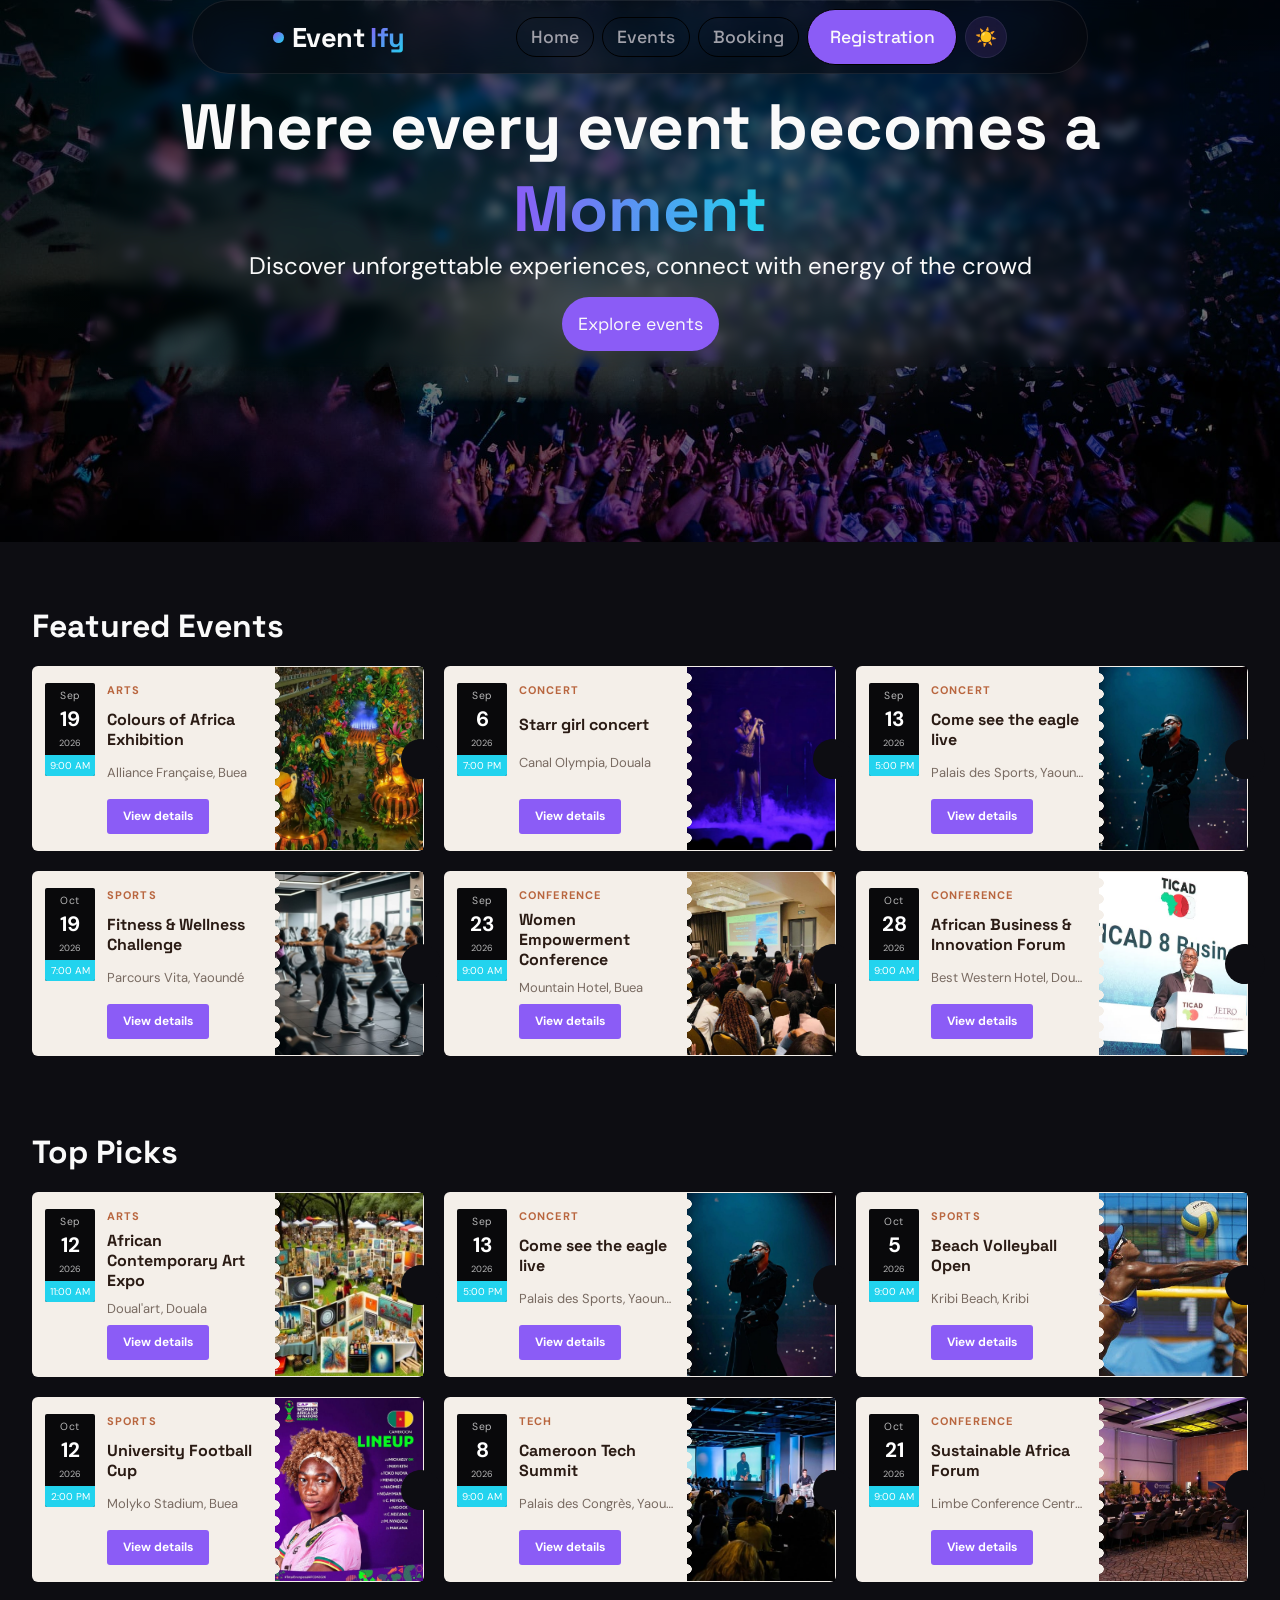
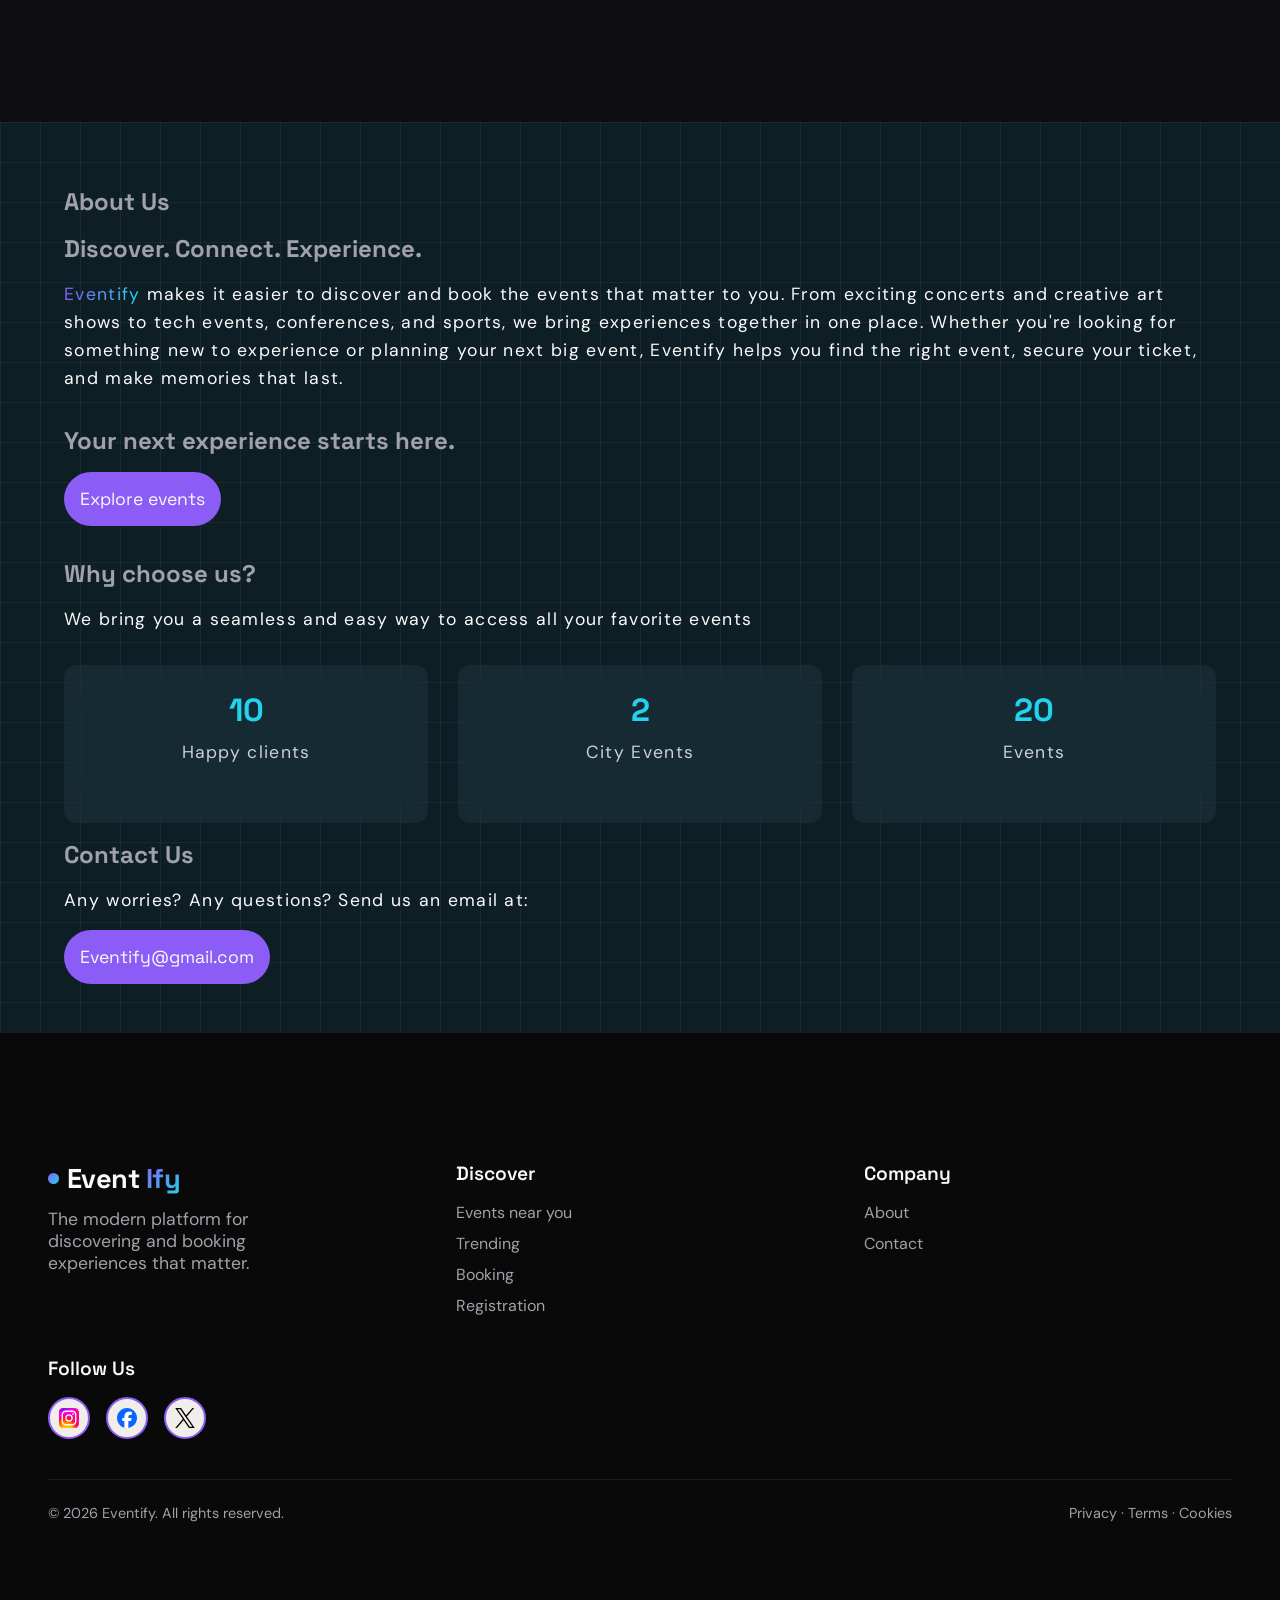
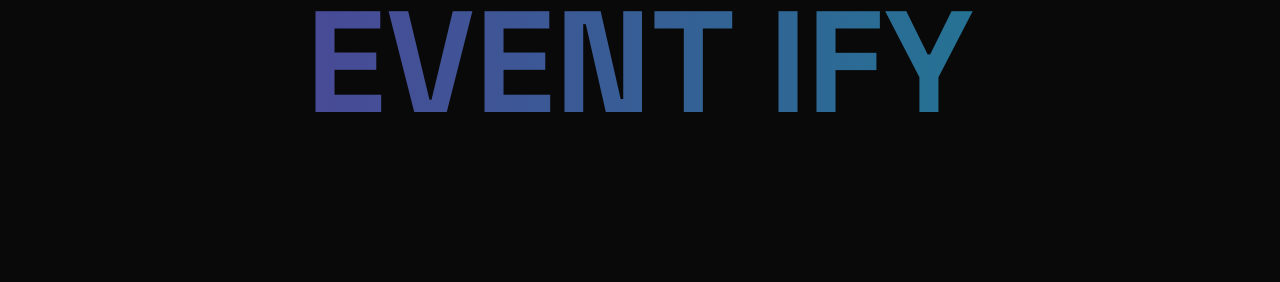
<file: index.html>
<!doctype html>
<html lang="en">
  <head>
    <meta charset="UTF-8" />
    <meta name="viewport" content="width=device-width, initial-scale=1.0" />
    <title>EventIfy | Home</title>
    <link
      rel="shortcut icon"
      href="assets/images/svg/favicon.svg"
      type="image/x-icon"
    />
    <link rel="stylesheet" href="css/index.css" />
    <link rel="stylesheet" href="css/nav-footer.css" />
    <link rel="stylesheet" href="css/event.css" />
    <link rel="stylesheet" href="css/skeleton.css" />
    <!-- <link rel="stylesheet" href="css/theme.css" /> -->
    <!-- <link rel="stylesheet" href="css/cards.css" /> -->
    <script defer src="js/index.js"></script>
    <script defer src="js/theme.js"></script>
    <script defer src="js/skeleton.js"></script>
  </head>
  <body>
    <!-- Nav -->
    <nav id="nav-bar">
      <div class="nav-inner">
        <div class="logo">
          <div class="logo-img"></div>
          <h4>Event <span>Ify</span></h4>
        </div>

        <button
          id="burger"
          type="button"
          aria-label="Toggle navigation menu"
          aria-controls="menu"
          aria-expanded="false"
        >
          <div class="line1"></div>
          <div class="line2"></div>
          <div class="line3"></div>
        </button>

        <ul id="menu">
          <li class="list" class="active"><a href="index.html">Home</a></li>
          <li class="list"><a href="pages/event.html">Events</a></li>
          <li class="list"><a href="pages/booking.html">Booking</a></li>
          <li class="list">
            <a class="ghost-btn" href="pages/registration.html">Registration</a>
          </li>
          <li class="list">
            <button
              id="theme-toggle"
              class="theme-toggle"
              type="button"
              aria-label="Toggle light and dark mode"
            >
              ☀️
            </button>
          </li>
        </ul>
      </div>
    </nav>
    <main>
      <section class="hero">
        <div class="hero-overlay"></div>
        <div class="hero-content">
          <h1 class="hero-head">
            Where every event becomes a <span>Moment</span>
          </h1>
          <p>
            Discover unforgettable experiences, connect with energy of the crowd
          </p>
          <a class="action-buttons" href="pages/event.html">Explore events</a>
        </div>
      </section>

      <section class="cards">
        <div class="home-event-section">
          <h2 class="home-event-title">Featured Events</h2>
          <div id="featured-events" class="home-event-grid"></div>
        </div>

        <div class="home-event-section">
          <h2 class="home-event-title">Top Picks</h2>
          <div id="top-picks" class="home-event-grid"></div>
        </div>
      </section>

      <article class="about-us-section">
        <div class="about-us">
          <h1>About Us</h1>

          <h2>Discover. Connect. Experience.</h2>

          <p>
            <span> Eventify</span> makes it easier to discover and book the
            events that matter to you. From exciting concerts and creative art
            shows to tech events, conferences, and sports, we bring experiences
            together in one place. Whether you're looking for something new to
            experience or planning your next big event, Eventify helps you find
            the right event, secure your ticket, and make memories that last.
          </p>

          <h2>Your next experience starts here.</h2>
          <div class="cta">
            <a class="action-buttons" href="pages/event.html">Explore events</a>
          </div>
          <h2>Why choose us?</h2>
          <p>
            We bring you a seamless and easy way to access all your favorite
            events
          </p>
          <div class="stats">
            <div class="stat-item">
              <h3 class="counter" data-target="50">0 <span>+</span></h3>
              <p>Happy clients</p>
            </div>
            <div class="stat-item">
              <h3 class="counter" data-target="10">0<span>+</span></h3>
              <p>City Events</p>
            </div>
            <div class="stat-item">
              <h3 class="counter" data-target="100">0<span>+</span></h3>
              <p>Events</p>
            </div>
          </div>
          <h1>Contact Us</h1>
          <p class="email">Any worries? Any questions? Send us an email at:</p>
          <a class="action-buttons" href="#">Eventify@gmail.com</a>
        </div>
      </article>
    </main>

    <footer>
      <div class="footer-inner">
        <div class="footer-brand">
          <div class="logo">
            <div class="logo-img"></div>
            <h4>Event <span>Ify</span></h4>
          </div>
          <p>
            The modern platform for discovering and booking experiences that
            matter.
          </p>
        </div>
        <div class="footer-col">
          <h4>Discover</h4>
          <ul>
            <li><a href="pages/event.html">Events near you</a></li>
            <li><a href="pages/event.html">Trending</a></li>
            <li><a href="pages/booking.html">Booking</a></li>
            <li><a href="pages/registration.html">Registration</a></li>
          </ul>
        </div>
        <div class="footer-col">
          <h4>Company</h4>
          <ul>
            <li><a href="#">About</a></li>
            <li><a href="#">Contact</a></li>
          </ul>
        </div>
        <div class="footer-col">
          <h4>Follow Us</h4>
          <div class="socials">
            <div class="socials-links">
              <a href="#"
                ><img
                  src="assets/images/svg/instagram-icon.svg"
                  alt="instagram"
              /></a>
              <a href="#"
                ><img src="assets/images/svg/facebook-icon.svg" alt="facebook"
              /></a>
              <a href="#"
                ><img
                  src="assets/images/svg/X (formerly Twitter)_light.svg"
                  alt="X"
              /></a>
            </div>
          </div>
        </div>
      </div>
      <div class="footer-bottom">
        <span>© 2026 Eventify. All rights reserved.</span>
        <span>Privacy · Terms · Cookies</span>
      </div>

      <h1 class="ghost">EVENT IFY</h1>
    </footer>
  </body>
</html>
</file>
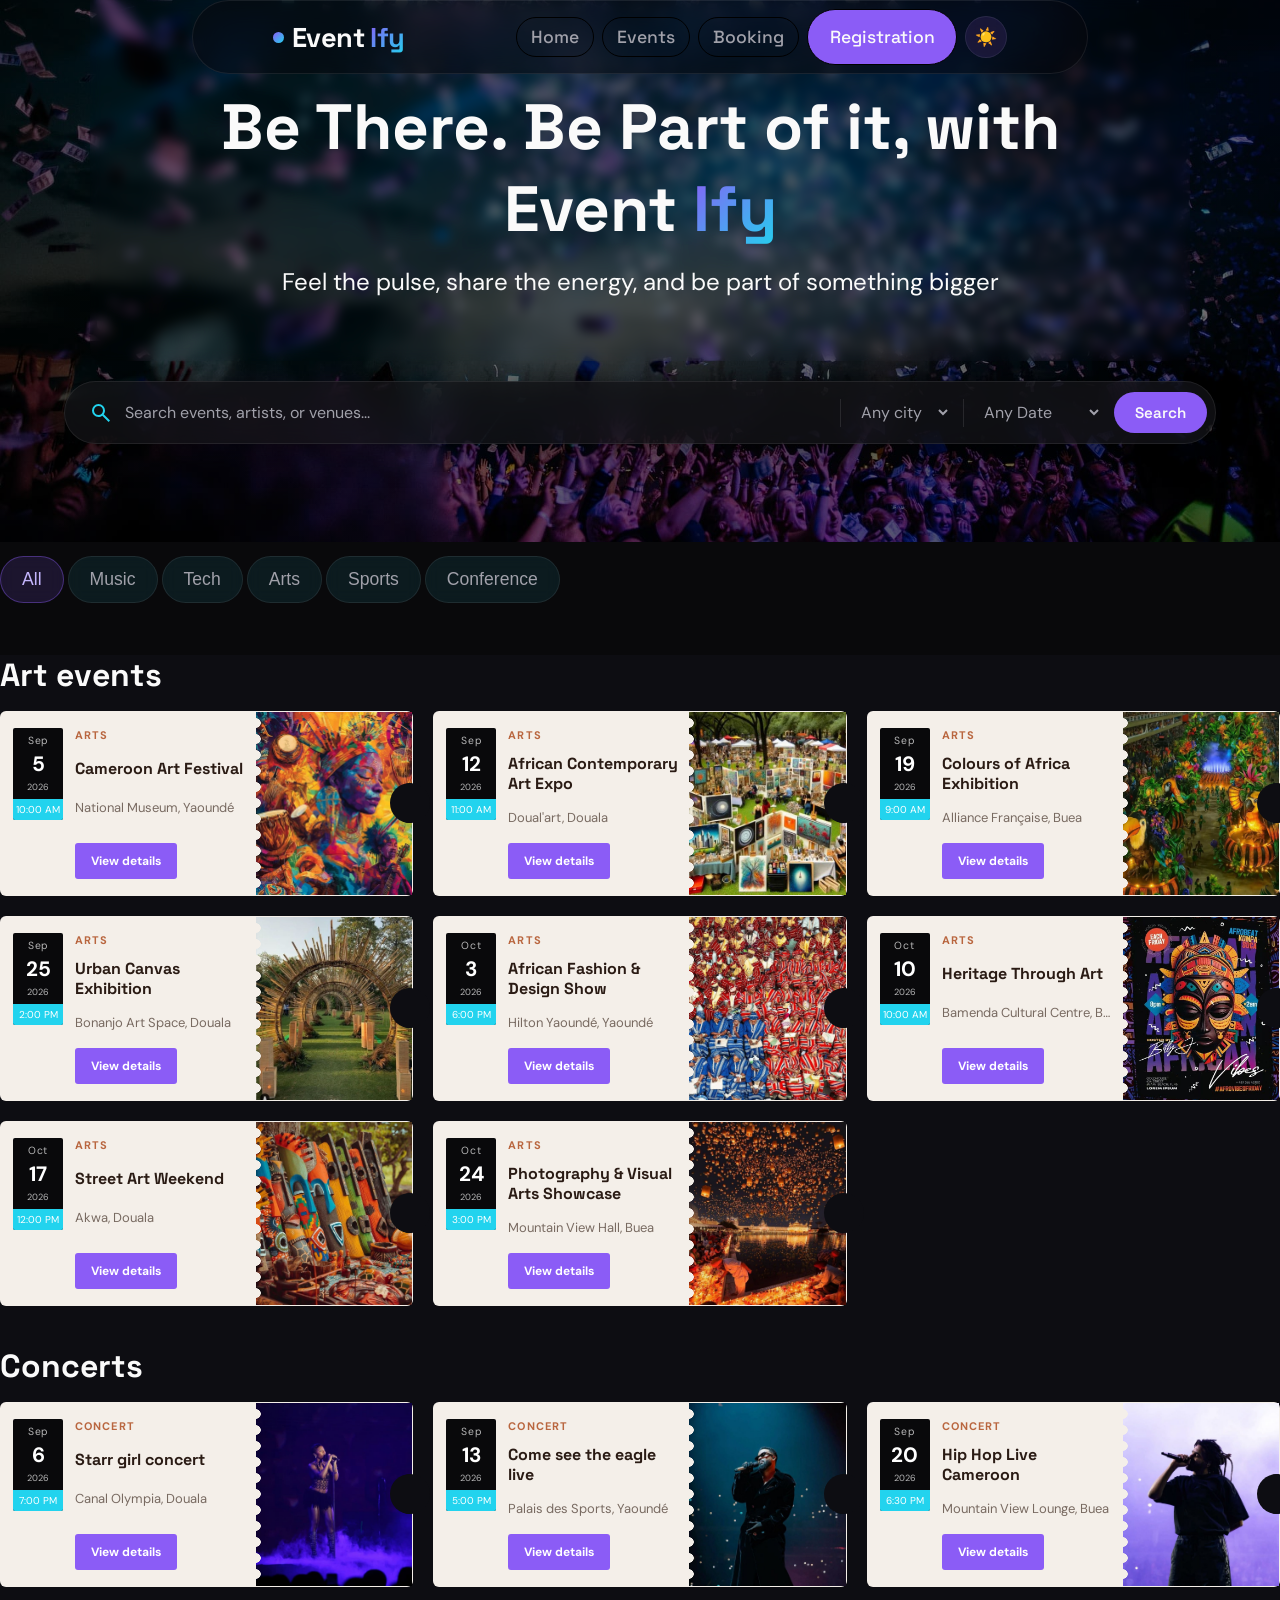
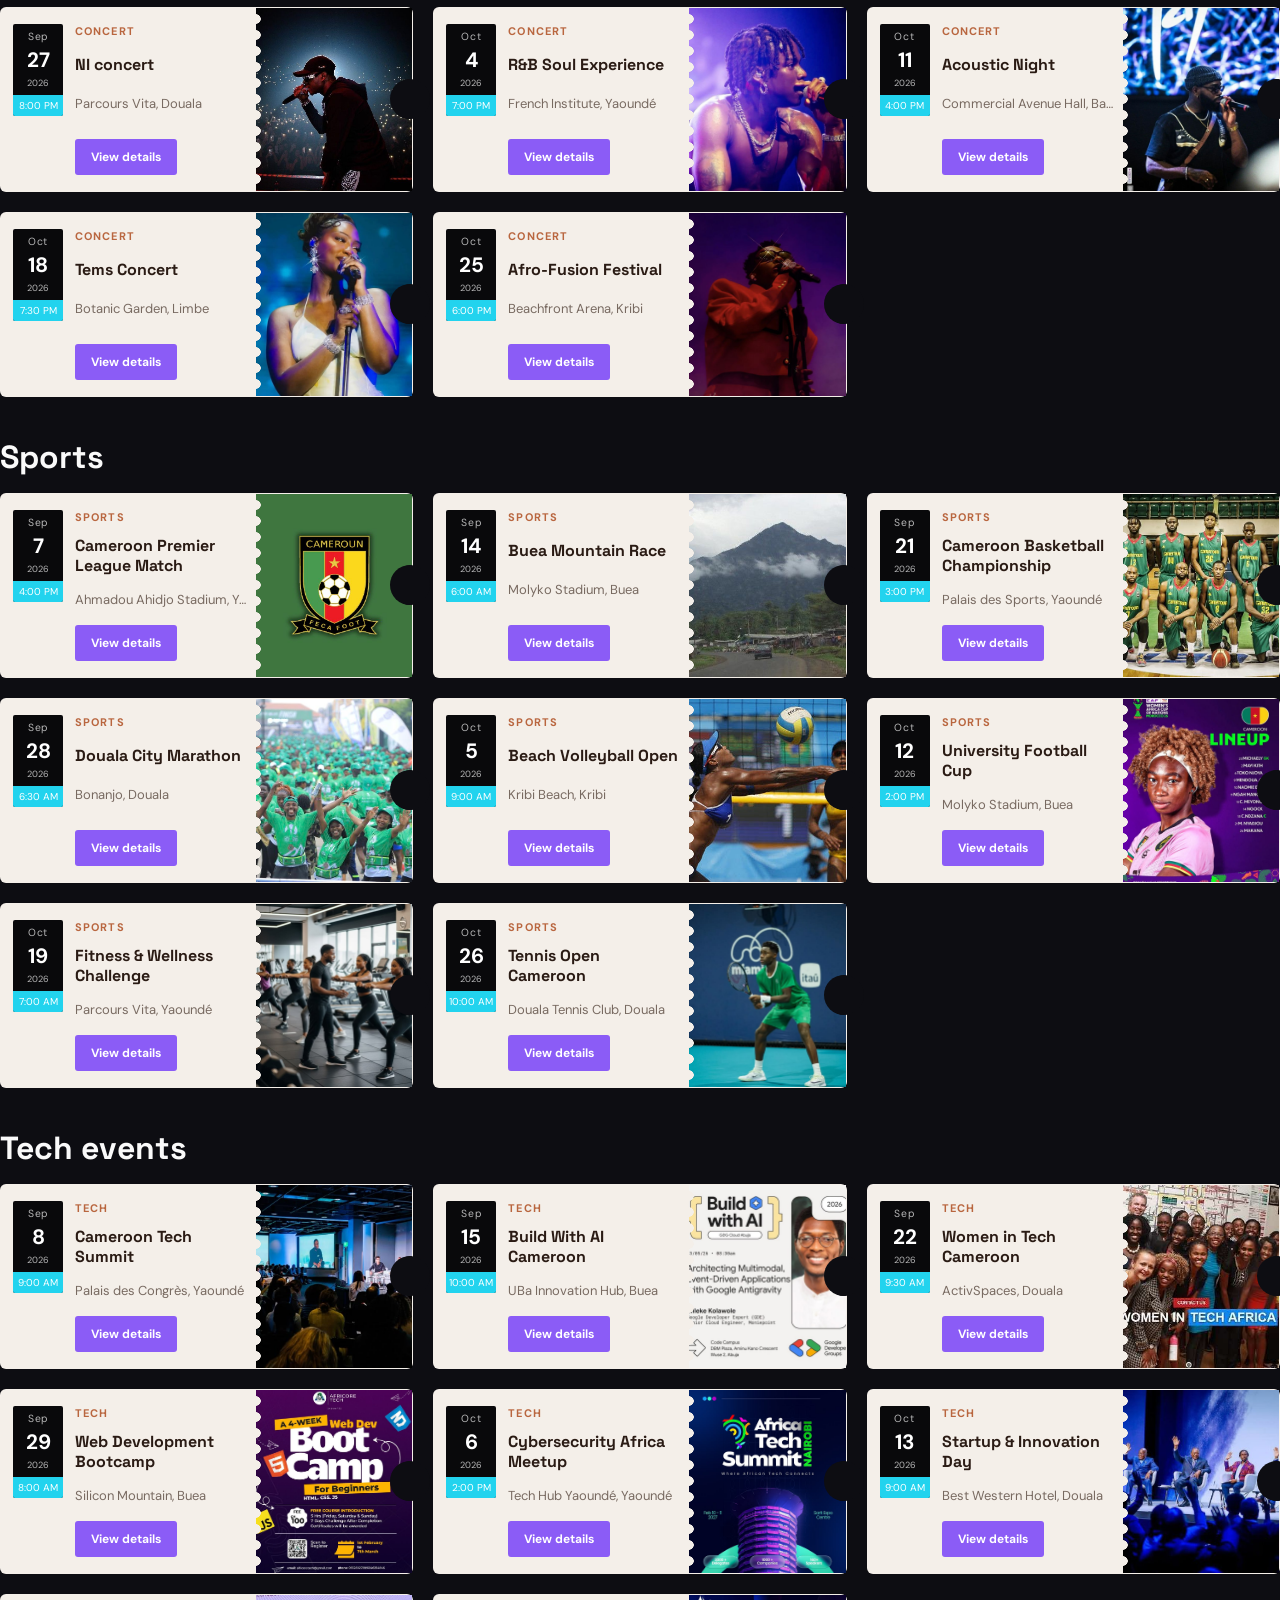
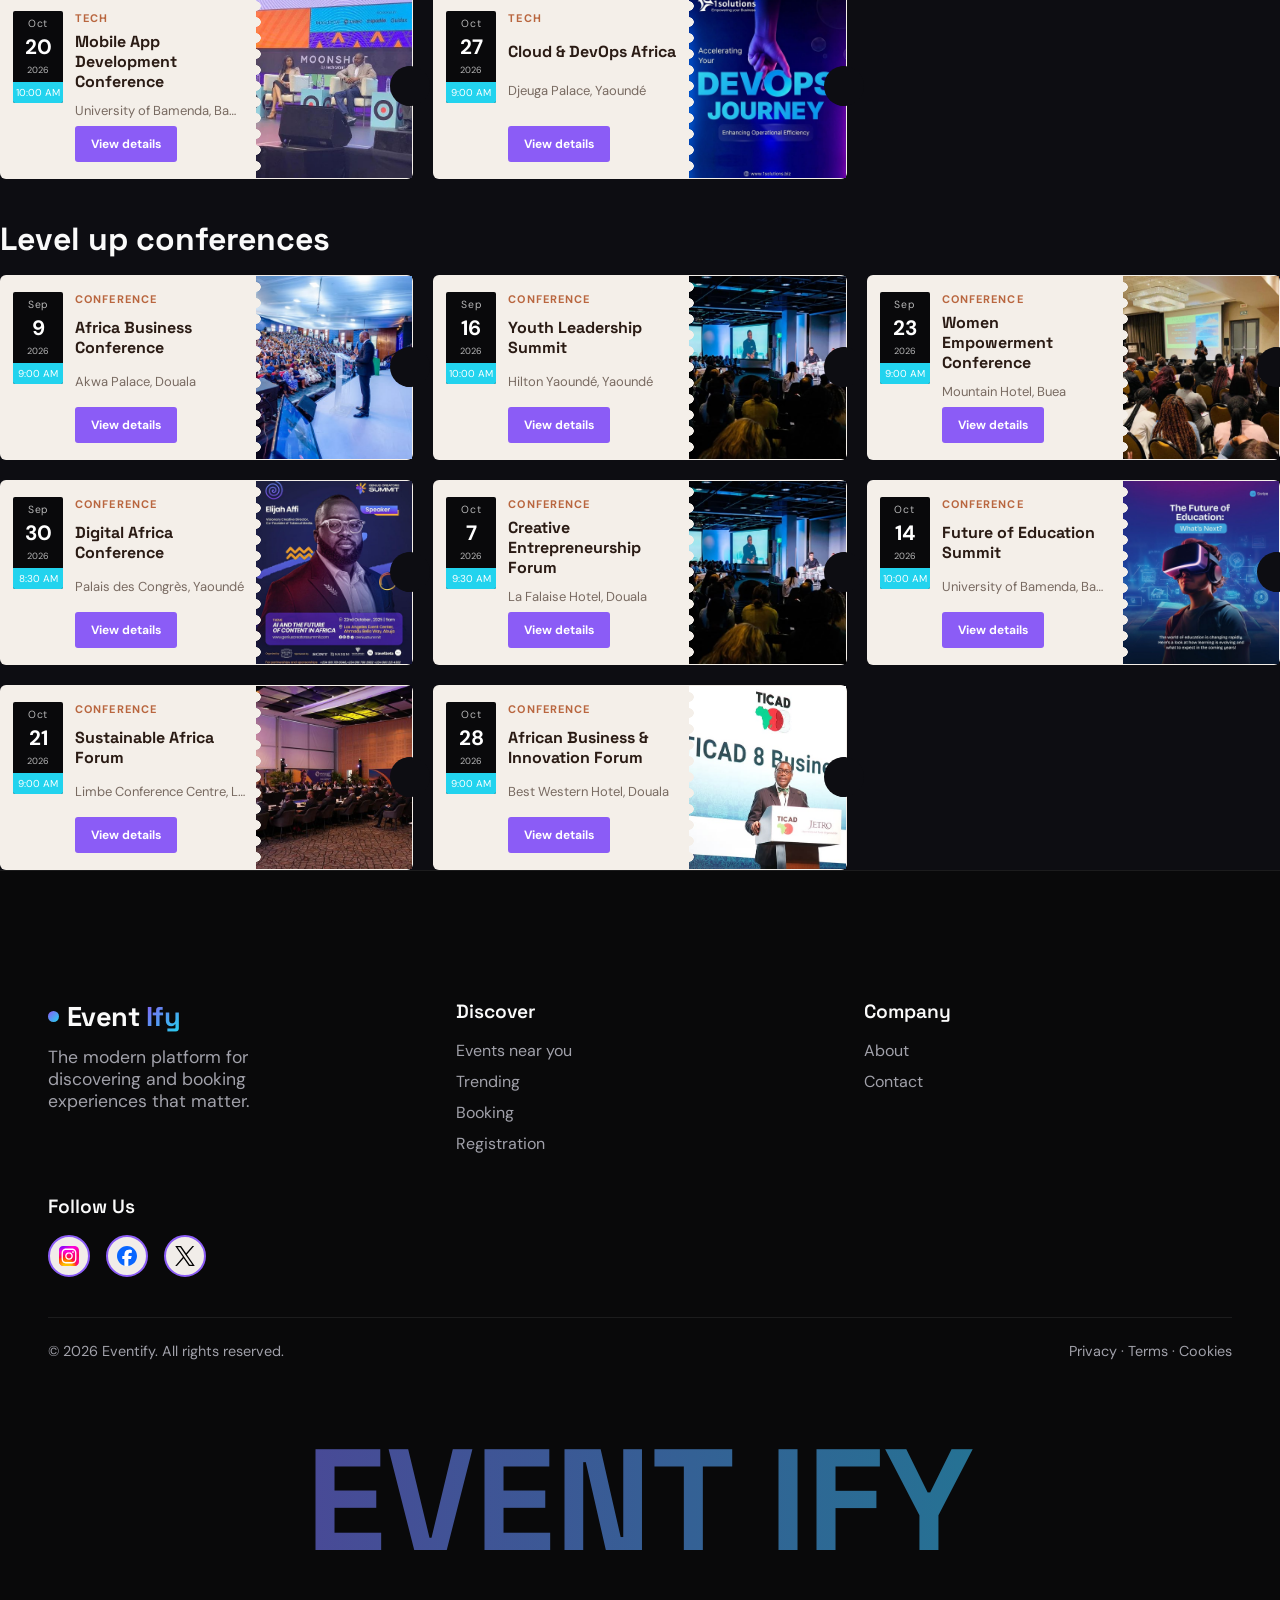
<file: pages/event.html>
<!doctype html>
<html lang="en">
  <head>
    <meta charset="UTF-8" />
    <meta name="viewport" content="width=device-width, initial-scale=1.0" />
    <title>EventIfy | Events</title>
    <link
      rel="shortcut icon"
      href="../assets/images/svg/favicon.svg"
      type="image/x-icon"
    />
    <link rel="stylesheet" href="../css/event.css" />
    <link rel="stylesheet" href="../css/nav-footer.css" />
    <link rel="stylesheet" href="../css/skeleton.css" />
    <script defer src="../js/hamburger.js"></script>
    <script defer src="../js/event.js"></script>
    <script defer src="../js/theme.js"></script>
    <script defer src="../js/skeleton.js"></script>
  </head>
  <body>
    <nav id="nav-bar">
      <div class="nav-inner">
        <div class="logo">
          <div class="logo-img"></div>
          <h4>Event <span>Ify</span></h4>
        </div>

        <button
          id="burger"
          type="button"
          aria-label="Toggle navigation menu"
          aria-controls="menu"
          aria-expanded="false"
        >
          <div class="line1"></div>
          <div class="line2"></div>
          <div class="line3"></div>
        </button>

        <ul id="menu">
          <li class="list" class="active"><a href="../index.html">Home</a></li>
          <li class="list"><a href="event.html">Events</a></li>
          <li class="list"><a href="booking.html">Booking</a></li>
          <li class="list">
            <a class="ghost-btn" href="registration.html">Registration</a>
          </li>
          <li class="list">
            <button
              id="theme-toggle"
              class="theme-toggle"
              type="button"
              aria-label="Toggle light and dark mode"
            >
              🌙
            </button>
          </li>
        </ul>
      </div>
    </nav>

    <section class="hero">
      <div class="hero-overlay"></div>
      <div class="hero-content">
        <h1 class="hero-head">
          Be There. Be Part of it, with
          <h4 class="logo-text">Event <span>Ify</span></h4>
        </h1>
        <p>Feel the pulse, share the energy, and be part of something bigger</p>
      </div>
      <div class="search-section">
        <div class="search-bar">
          <span class="search-icon">
            <img
              src="../assets/images/svg/search_24dp_1F1F1F_FILL0_wght400_GRAD0_opsz24.svg"
              alt=""
            />
          </span>

          <input
            type="text"
            id="search-input"
            placeholder="Search events, artists, or venues..."
          />

          <div class="search-divider"></div>

          <select class="search-select" id="city-filter">
            <option value="Any city">Any city</option>
            <option value="Yaoundé">Yaoundé</option>
            <option value="Douala">Douala</option>
            <option value="Buea">Buea</option>
            <option value="Bamenda">Bamenda</option>
            <option value="Limbe">Limbe</option>
            <option value="Kribi">Kribi</option>
          </select>

          <div class="search-divider"></div>

          <select class="search-select" id="date-filter">
            <option value="Any Date">Any Date</option>
          </select>

          <button id="search-btn" class="btn btn-primary">Search</button>
        </div>
      </div>
    </section>

    <section class="section">
      <div class="categories">
        <button class="cat-pill active" data-category="all">All</button>
        <button class="cat-pill" data-category="Concert">Music</button>
        <button class="cat-pill" data-category="Tech">Tech</button>
        <button class="cat-pill" data-category="Arts">Arts</button>
        <button class="cat-pill" data-category="Sports">Sports</button>
        <button class="cat-pill" data-category="Conference">Conference</button>
      </div>
    </section>

    <section class="event-cards">
      <div class="cards">
        <div id="art-cards"></div>
        <div id="concert-cards"></div>
        <div id="sport-cards"></div>
        <div id="tech-cards"></div>
        <div id="conference-cards"></div>
        <!-- <div class="art-cards"></div> -->
      </div>
      <div id="no-results"></div>
    </section>

    <footer>
      <div class="footer-inner">
        <div class="footer-brand">
          <div class="logo">
            <div class="logo-img"></div>
            <h4>Event <span>Ify</span></h4>
          </div>
          <p>
            The modern platform for discovering and booking experiences that
            matter.
          </p>
        </div>
        <div class="footer-col">
          <h4>Discover</h4>
          <ul>
            <li><a href="event.html">Events near you</a></li>
            <li><a href="event.html">Trending</a></li>
            <li><a href="booking.html">Booking</a></li>
            <li><a href="registration.html">Registration</a></li>
          </ul>
        </div>
        <div class="footer-col">
          <h4>Company</h4>
          <ul>
            <li><a href="#">About</a></li>
            <li><a href="#">Contact</a></li>
          </ul>
        </div>
        <div class="footer-col">
          <h4>Follow Us</h4>
          <div class="socials">
            <div class="socials-links">
              <a href="#"
                ><img
                  src="../assets/images/svg/instagram-icon.svg"
                  alt="instagram"
              /></a>
              <a href="#"
                ><img
                  src="../assets/images/svg/facebook-icon.svg"
                  alt="facebook"
              /></a>
              <a href="#"
                ><img
                  src="../assets/images/svg/X (formerly Twitter)_light.svg"
                  alt="X"
              /></a>
            </div>
          </div>
        </div>
      </div>
      <div class="footer-bottom">
        <span>© 2026 Eventify. All rights reserved.</span>
        <span>Privacy · Terms · Cookies</span>
      </div>

      <h1 class="ghost">EVENT IFY</h1>
    </footer>
  </body>
</html>
</file>
<file: css/index.css>
@font-face {
  font-family: DM Sans;
  src: url(../assets/fonts/DM_Sans/DMSans-VariableFont_opsz\,wght.ttf);
}

@font-face {
  font-family: SpaceGrotesk;
  src: url(../assets/fonts/Space_Grotesk/SpaceGrotesk-VariableFont_wght.ttf);
}

* {
  padding: 0;
  margin: 0;
  box-sizing: border-box;
}
:root {
  --bg: #09090b;
  --card: #141418;
  --primary: #8b5cf6;
  --primary-soft: rgba(139, 92, 246, 0.15);
  --accent: #22d3ee;
  --accent-soft: rgba(34, 211, 238, 0.12);
  --text: #fafafa;
  --muted: #a1a1aa;
  --glass: rgba(255, 255, 255, 0.04);
  --glass-border: rgba(255, 255, 255, 0.08);
  --glass-strong: rgba(255, 255, 255, 0.07);
  --radius: 16px;
  --shadow: 0 8px 32px rgba(0, 0, 0, 0.45);

  --header-font: SpaceGrotesk;
  --body-font: DM Sans;
}
body {
  background-color: var(--bg);
}

.hero {
  margin-top: -90px;
  position: relative;
  min-height: 82vh;
  width: 100%;
  background: url('../assets/images/hero/stux-live-concert-388160_1920\ \(1\).jpg') no-repeat center / cover;
  justify-content: center;
  align-items: center;

}

/* soften overlay so hero text sits on a warm glass card */
/* .hero-overlay{
  position: absolute;
  inset: 0;
  background: linear-gradient(180deg, rgba(0,0,0,0.1), rgba(0,0,0,0.1));
} */

.hero-content{
  position: relative;
  z-index: 2;
  text-align: center;
  color: var(--color-warm-ivory);
  max-width: 1100px;
  /* max-height: 400px; */
  padding: 2rem;
  border-radius: 12px;
  backdrop-filter: blur(6px) saturate(120%);
  margin: 0 auto;
  margin-bottom: 20px;
  margin-top: 70px;
}

.hero-content h1{font-weight:700}

.hero-overlay{
    position: absolute;
    inset: 0;
    background-color: rgba(0, 0, 0, 0.5);
}
.hero-content{
    position: relative;
    z-index: 2;
    text-align: center;
    /* margin-top: 6rem; */
}
.hero-content h1{
    font-size: clamp(2rem, 5vw, 4.8rem);
  margin-top: 80px;

}
.logo-text{
    font-size: clamp(2rem, 5vw, 4.8rem);
    margin-bottom: 1rem;

}
.hero-head span{
   background: linear-gradient(90deg, var(--primary), var(--accent));
  -webkit-background-clip: text;
  -webkit-text-fill-color: transparent;
  background-clip: text;
}
.hero-content p{
    font-size: clamp(1rem, 2.5vw, 1.5rem);
    margin-bottom: 2rem;
}

.action-buttons {
   color: var(--text);
  background-color: var(--primary);
  padding: 1rem 1rem;
  border: none;
  border-radius: 999px;
  text-align: center;
text-decoration: none;
  font-family: var(--header-font);
  font-size: 1.1rem;
}
/* =========================
   HOMEPAGE EVENT SECTIONS
========================= */

.cards {
  width: 100%;
  padding: 3rem 1rem;
  background: var(--bg);
  overflow: hidden;
}

.home-event-section {
  width: 100%;
  margin-bottom: 4rem;
}

.home-event-title {
  color: var(--text);
  font-family: var(--header-font);
  font-size: clamp(1.5rem, 4vw, 2rem);
  margin-bottom: 1.25rem;
}


/* =========================
   MOBILE
========================= */

.home-event-grid {
  display: flex;
  gap: 1.25rem;
  overflow-x: auto;
  padding-bottom: 0.75rem;

  scroll-snap-type: x mandatory;
  -webkit-overflow-scrolling: touch;

  scrollbar-width: none;
}

.home-event-grid::-webkit-scrollbar {
  display: none;
}

.home-event-grid .event-card {
  flex: 0 0 280px;
  min-width: 280px;
  scroll-snap-align: start;
}


/* =========================
   TABLET / DESKTOP
========================= */

@media (min-width: 768px) {

  .cards {
    padding: 4rem 2rem;
  }

  .home-event-section {
    max-width: 1500px;
    margin-left: auto;
    margin-right: auto;
  }

  .home-event-grid {
    display: grid;
    grid-template-columns: repeat(2, minmax(0, 1fr));
    overflow: visible;
  }

  .home-event-grid .event-card {
    min-width: 0;
  }
}

.about-us-section{
  /* width: 100vw;
  height: 100vh; */
  background-color: #0e1e25;
position: relative;
  overflow: hidden;
}

.about-us-section::before {
  content: "";
  position: absolute;
  inset: 0;
  background-image: 
    linear-gradient(rgba(255, 255, 255, 0.05) 1px, transparent 1px),
    linear-gradient(90deg, rgba(255, 255, 255, 0.05) 1px, transparent 1px);
  background-size: 40px 40px; /* size of each small square */
  pointer-events: none;
  z-index: 0;
}

.about-us-section > * {
  position: relative;
  z-index: 1;
}
.about-us{
  padding: 1rem;
}

.about-us h1,h2{
  font-family: var(--header-font);
  color: var(--muted);
  margin-bottom: 1rem;
}
.about-us p{
  line-height: 1.2;
  letter-spacing: 1px;
  margin-bottom: 2rem;
  font-size: clamp(0.8rem, 5vw, 1.1rem);
}
.about-us p span{
  background: linear-gradient(90deg, var(--primary), var(--accent));
  -webkit-background-clip: text;
  -webkit-text-fill-color: transparent;
  background-clip: text;
}
.cta{
  display: flex;
  align-items: center;
  margin-bottom: 2rem;
}
.stats {
  display: grid;
  grid-template-columns: 1fr 1fr 1fr;
  gap: 10px;
  margin-bottom: 1rem;
}

.stat-item {
  text-align: center;
  padding: 10px 12px;
  background: rgba(255, 255, 255, 0.05);
   backdrop-filter: blur(20px) saturate(1.4);
  -webkit-backdrop-filter: blur(20px) saturate(1.4);
  border-radius: 12px;
}

.stat-item h3 {
  font-size: 2rem;
  font-weight: 700;
  margin-bottom: 8px;
  color:var(--accent); 
}

.stat-item p {
  font-size: 0.5rem;
  opacity: 0.8;
  margin-bottom: -3px;
}
.email{
  font-family: var(--body-font);
  margin-bottom: 0.1rem;
  
}
@media(min-width:768px){
  .about-us{
  padding: 4rem;
}
.about-us p{
  line-height: 1.6;
  letter-spacing: 1.3px;
  margin-bottom: 2rem;
  font-size: clamp(0.8rem, 5vw, 1.1rem);
}
.stats{
  gap: 30px;

}
.stat-item{
  padding: 25px;
}
}
@media (min-width: 1010px) {

  .home-event-grid {
    grid-template-columns: repeat(3, minmax(0, 1fr));
  }

}


/* =========================================================
   LIGHT MODE — HOMEPAGE
========================================================= */

[data-theme="light"] body {
    background: #f5f5f7;
    color: #18181b;
    /* margin: 0 -20px; */
}


/* =========================
   NAVBAR
========================= */

[data-theme="light"] #nav-bar {
    background: rgba(255, 255, 255, 0.78);
    border-color: rgba(0, 0, 0, 0.08);
    box-shadow: 0 8px 30px rgba(0, 0, 0, 0.08);
}

[data-theme="light"] .navbar a {
    color: #52525b;
    border: 1px solid #fdf4f4;
}

[data-theme="light"] .navbar a:hover {
    color: #18181b;
}

[data-theme="light"] .logo h4 {
    color: #18181b;
}


/* =========================
   HERO
========================= */

[data-theme="light"] .hero-overlay {
   background-color: rgba(0, 0, 0, 0.5);
}

[data-theme="light"] .hero-content {
    color: var(--text);
    /* background: rgba(255, 255, 255, 0.20);
    border: 1px solid rgba(255, 255, 255, 0.45);
    box-shadow: 0 20px 60px rgba(0, 0, 0, 0.12); */
}

[data-theme="light"] .hero-content h4{
    color: var(--text);
}
[data-theme="light"] .hero-content p {
    color: var(--text);
}


/* Keep your gradient Eventify text */
[data-theme="light"] .hero-head span {
    background: linear-gradient(
        90deg,
        #7c3aed,
        #0891b2
    );

    -webkit-background-clip: text;
    -webkit-text-fill-color: transparent;
    background-clip: text;
}


/* =========================
   EXPLORE BUTTON
========================= */

[data-theme="light"] .action-buttons {
    background: #7c3aed;
    color: white;

    box-shadow:
        0 10px 25px rgba(124, 58, 237, 0.25);
}

[data-theme="light"] .action-buttons:hover {
    background: #6d28d9;
}


/* =========================
   EVENT SECTION
========================= */

[data-theme="light"] .cards {
    background: #f5f5f7;
}

[data-theme="light"] .home-event-title,
[data-theme="light"] .event-section-title {
    color: #18181b;
}


/* =========================
   EVENT CARDS
========================= */

[data-theme="light"] .event-card {
    background: #ffffff;
    color: #18181b;

    border: 1px solid rgba(0, 0, 0, 0.06);

    box-shadow:
        0 15px 35px rgba(0, 0, 0, 0.08);
}

[data-theme="light"] .event-card:hover {
    box-shadow:
        0 18px 40px rgba(0, 0, 0, 0.13);
}


/* Card perforation */
[data-theme="light"] .event-card-media::before {
    background-image:
        radial-gradient(
            circle,
            #ffffff 4px,
            transparent 4.5px
        );
}


/* Card side cut-outs */
[data-theme="light"] .event-card::before,
[data-theme="light"] .event-card::after {
    background: #f5f5f7;
}


/* =========================
   EVENT DATE
========================= */

[data-theme="light"] .event-date {
    background: #18181b;
    color: #ffffff;
}

[data-theme="light"] .event-time {
    background: #7c3aed;
    color: white;
}


/* =========================
   EVENT TEXT
========================= */

[data-theme="light"] .event-title {
    color: #18181b;
}

[data-theme="light"] .event-location {
    color: #71717a;
}

[data-theme="light"] .event-category {
    color: #7c3aed;
}


/* =========================
   VIEW DETAILS
========================= */

[data-theme="light"] .event-details-button {
    color: var(--text);
    border-color: #7c3aed;
}

[data-theme="light"] .event-details-button:hover {
    background: linear-gradient(135deg, var(--primary), var(--accent));
    color: white;
}



[data-theme="light"] .about-us-section {
      background-color: #d1eaf7;

}

[data-theme="light"] .about-us-section::before {
    background-image:
        linear-gradient(
            rgba(120, 51, 241, 0.06) 1px,
            transparent 1px
        ),
        linear-gradient(
            90deg,
            rgba(124, 58, 237, 0.06) 1px,
            transparent 1px
        );
}

[data-theme="light"] .about-us h1,
[data-theme="light"] .about-us h2 {
    color: #18181b;
}

[data-theme="light"] .about-us p {
    color: #52525b;
}


[data-theme="light"] .stat-item h3 {
    color: #18181b;
}

[data-theme="light"] .stat-item p {
    color: #71717a;
}


/* =========================
   INPUTS / SEARCH
========================= */

[data-theme="light"] input,
[data-theme="light"] select {
    background: #ffffff;
    color: #18181b;
    border-color: rgba(0, 0, 0, 0.12);
}

[data-theme="light"] input::placeholder {
    color: #a1a1aa;
}


/* =========================
   FOOTER
========================= */

/* Keep footer dark for contrast */
[data-theme="light"] footer {
    background: #111114;
    color: #ffffff;
}

[data-theme="light"] footer p,
[data-theme="light"] footer li a {
    color: #a1a1aa;
}

[data-theme="light"] footer li a:hover {
    color: #ffffff;
}

/* =========================================================
   EVENTIFY LIGHT MODE — HOMEPAGE
   Activate with: <html data-theme="light">
========================================================= */

[data-theme="light"] {
  --bg: #f7f7fb;
  --card: #ffffff;
  --primary: #7c3aed;
  --primary-soft: rgba(124, 58, 237, 0.10);
  --accent: #0891b2;
  --accent-soft: rgba(8, 145, 178, 0.10);
  --text: #18181b;
  --muted: #71717a;
  --glass: rgba(255, 255, 255, 0.72);
  --glass-border: rgba(24, 24, 27, 0.09);
  --glass-strong: rgba(255, 255, 255, 0.92);
  --shadow: 0 12px 35px rgba(24, 24, 27, 0.10);
}

/* [data-theme="light"] body {
  background: #f7f7fb;
  color: #18181b;
}

[data-theme="light"] .hero-overlay {
  background: linear-gradient(180deg, rgba(255,255,255,.20), rgba(255,255,255,.48));
}

[data-theme="light"] .hero-content {
  color: #18181b;
  background: rgba(255,255,255,.20);
  border: 1px solid rgba(255,255,255,.55);
  box-shadow: 0 20px 60px rgba(24,24,27,.12);
}

[data-theme="light"] .hero-content p {
  color: #3f3f46;
}

[data-theme="light"] .hero-head span {
  background: linear-gradient(90deg, #7c3aed, #0891b2);
  -webkit-background-clip: text;
  -webkit-text-fill-color: transparent;
  background-clip: text;
}

[data-theme="light"] .action-buttons {
  background: #7c3aed;
  color: #ffffff;
  box-shadow: 0 10px 25px rgba(124,58,237,.22);
}

[data-theme="light"] .action-buttons:hover {
  background: #6d28d9;
}

[data-theme="light"] .cards {
  background: #f7f7fb;
}

[data-theme="light"] .home-event-title,
[data-theme="light"] .event-section-title {
  color: #18181b;
}

[data-theme="light"] .event-card {
  background: #ffffff;
  color: #18181b;
  border: 1px solid rgba(24,24,27,.06);
  box-shadow: 0 15px 35px rgba(24,24,27,.08);
}

[data-theme="light"] .event-card:hover {
  box-shadow: 0 18px 40px rgba(24,24,27,.13);
}

[data-theme="light"] .event-card::before,
[data-theme="light"] .event-card::after {
  background: #f7f7fb;
}

[data-theme="light"] .event-card-media::before {
  background-image: radial-gradient(circle, #ffffff 4px, transparent 4.5px);
}

[data-theme="light"] .event-date {
  background: #18181b;
  color: #ffffff;
}

[data-theme="light"] .event-time {
  background: #7c3aed;
  color: #ffffff;
}

[data-theme="light"] .event-title {
  color: #18181b;
}

[data-theme="light"] .event-location {
  color: #71717a;
}

[data-theme="light"] .event-category {
  color: #7c3aed;
}

[data-theme="light"] .event-details-button {
  background: #7c3aed;
  color: #ffffff;
}

[data-theme="light"] .event-details-button:hover {
  background: linear-gradient(135deg, #7c3aed, #0891b2);
}

[data-theme="light"] .about-us-section {
  background: #ffffff;
}

[data-theme="light"] .about-us-section::before {
  background-image:
    linear-gradient(rgba(124,58,237,.055) 1px, transparent 1px),
    linear-gradient(90deg, rgba(124,58,237,.055) 1px, transparent 1px);
}

[data-theme="light"] .about-us h1,
[data-theme="light"] .about-us h2 {
  color: #18181b;
}

[data-theme="light"] .about-us p {
  color: #52525b;
}

[data-theme="light"] .stat-item {
  background: rgba(255,255,255,.82);
  border: 1px solid rgba(24,24,27,.07);
  box-shadow: 0 8px 24px rgba(24,24,27,.06);
}

[data-theme="light"] .stat-item h3 {
  color: #7c3aed;
}

[data-theme="light"] .stat-item p {
  color: #71717a;
}

[data-theme="light"] input,
[data-theme="light"] select {
  background: #ffffff;
  color: #18181b;
  border-color: rgba(24,24,27,.12);
}

[data-theme="light"] input::placeholder {
  color: #a1a1aa;
}



 */
</file>
<file: css/nav-footer.css>
@font-face {
  font-family: DM Sans;
  src: url(../assets/fonts/DM_Sans/DMSans-VariableFont_opsz\,wght.ttf);
}

@font-face {
  font-family: SpaceGrotesk;
  src: url(../assets/fonts/Space_Grotesk/SpaceGrotesk-VariableFont_wght.ttf);
}

* {
  padding: 0;
  margin: 0;
  box-sizing: border-box;
}
:root {
  --bg: #09090b;
  --card: #141418;
  --primary: #8b5cf6;
  --primary-soft: rgba(139, 92, 246, 0.15);
  --accent: #22d3ee;
  --accent-soft: rgba(34, 211, 238, 0.12);
  --text: #fafafa;
  --muted: #a1a1aa;
  --glass: rgba(255, 255, 255, 0.04);
  --glass-border: rgba(255, 255, 255, 0.08);
  --glass-strong: rgba(255, 255, 255, 0.07);
  --radius: 16px;
  --shadow: 0 8px 32px rgba(0, 0, 0, 0.45);

  --header-font: SpaceGrotesk;
  --body-font: DM Sans;
}

body {
  /* padding: 1rem; */
  color: var(--text); 
  font-family: var(--body-font);
}
h1,
h2,
h3,
h4,
nav {
  font-family: var(--header-font);
}
#nav-bar {
  position: sticky;
  top: 0;
  z-index: 100;
  background: rgba(9, 9, 11, 0.55);
  backdrop-filter: blur(20px) saturate(1.4);
  -webkit-backdrop-filter: blur(20px) saturate(1.4);
  border-bottom: 1px solid var(--glass-border);
  padding: 0 24px;
  margin-top: -18px;
}

.nav-inner {
  max-width: 1200px;
  
  margin: 0 auto;
  display: flex;
  justify-content: space-between;
  height: 72px;
}
/* .sect{
  display: flex;
  align-items: center;
  justify-content: space-between;
  gap: 60px;
} */

.logo {
  font-size: 1.7rem;
  font-weight: 700;
  letter-spacing: -0.02em;
  display: flex;
  align-items: center;
  gap: 8px;
  color: var(--text);
}

.logo span {
  background: linear-gradient(135deg, var(--primary), var(--accent));
  -webkit-background-clip: text;
  -webkit-text-fill-color: transparent;
  background-clip: text;
}

.logo-img {
  width: 11px;
  height: 11px;
  background: linear-gradient(135deg, var(--primary), var(--accent));
  border-radius: 50%;
}

.theme-toggle {
  width: 42px;
  height: 42px;

  display: grid;
  place-items: center;

  border: 1px solid var(--glass-border);
  border-radius: 50%;

  background: var(--primary-soft);
  color: var(--text);

  font-size: 1.1rem;

  cursor: pointer;

  backdrop-filter: blur(10px);

  transition:
    transform 0.2s ease,
    background 0.2s ease;
}

.theme-toggle:hover {
  transform: rotate(10deg) scale(1.05);
  background: var(--glass-strong);
}
#burger {
  width: 2rem;
  padding: 0;
  border: 0;
  background: transparent;
  cursor: pointer;
}

#burger div {
  width: 2rem;
  height: 0.25rem;
  background: linear-gradient(135deg, var(--primary), var(--accent));
  margin: 0.3rem;
  transition: all 0.3s ease;
}
#burger.active .line1 {
  transform: translateY(0.55rem) rotate(45deg);
}

#burger.active .line2 {
  opacity: 0;
}

#burger.active .line3 {
  transform: translateY(-0.55rem) rotate(-45deg);
}

#menu {
  position: absolute;
  top: 100%;
  left: 0;
  width: 100%;
  margin: 0;
  padding:2rem 1.5rem;
  display: flex;
  flex-direction: column;
  align-items: center;
  gap: 2rem;
  list-style: none;
  background: var(--card);
  box-shadow: 0 8px 15px rgba(0, 0, 0, 0.08);
  transform: translateX(-10px);
  opacity: 0;
  visibility: hidden;
  transition: all 0.3s ease;
  z-index: 1000;
}

#menu.active {
  transform: translateX(0);
  opacity: 1;
  visibility: visible;
}

#menu .list a {
    position: relative;
  display: block;
  color: var(--muted);
  font-size: 1.1rem;
  text-decoration: none;
}

#menu .list .ghost-btn {
  color: var(--text);
  background-color: var(--primary);
  padding: 1rem 0.6rem;
  width: 150px;
  border-radius: 999px;
  text-align: center;
}

#menu .list a:not(.ghost-btn)::after {
  content: "";
  position: absolute;
   bottom: -3px;
   left: 0;
   width: 0;
   height: 2px;
   background-color: var(--accent);
   transition: width 0.3s ease;
}

#menu .list a:not(.ghost-btn):hover::after {
  width: 100%;
}

.ghost{
    margin-top: 3rem;
    text-align: center;
    width: 100%;
    font-size: clamp(3.6rem, 12vw, 9rem);
    background-image: linear-gradient(90deg, rgb(139, 92, 246, 0.6), rgb(34, 211, 238, 0.6));
  background-clip: text;
  -webkit-background-clip: text; 
  color: transparent;
  -webkit-text-fill-color: transparent;
}

footer {
        border-top: 1px solid var(--glass-border);
        background: rgba(9, 9, 11, 0.6);
        padding: 2rem 1rem 1rem 1rem;
      }

      .footer-inner {
        max-width: 1200px;
        margin: 0 auto;
        display: grid;
        grid-template-columns:1fr;
        gap: 30px;
      }

      .footer-brand .logo {
        margin-bottom: 12px;
      }

      .footer-brand p {
        color: var(--muted);
        font-size: 1.1rem;
        max-width: 270px;
      }

      .footer-col h4 {
        font-size: 1.2rem;
        font-weight: 600;
        margin-bottom: 16px;
      }

      .footer-col ul {
        list-style: none;
        display: flex;
        flex-direction: column;
        gap: 10px;
      }

      .footer-col a {
        position: relative;
        display: inline-block;
        color: var(--muted);
        font-size: 1rem;
        transition: color 0.2s;
        text-decoration: none;
      }

      .footer-col a:hover {
        color: var(--text);
      }

      .footer-col ul a::after {
 content: "";
  position: absolute;
   bottom: -3px;
   left: 0;
   width: 0;
   height: 2px;
   background-color: var(--accent);
   transition: width 0.3s ease;
}

.footer-col ul a:hover::after {
  width: 100%;
}
      .socials-links {
    display: flex;
    gap: 1rem;
}
.socials-links a {
    width: 42px;
    height: 42px;
    display: grid;
    place-items: center;
    border: 2px solid var(--primary);
    border-radius: 50%;
    background-color: #F1EDE9;
    transition: 
        background-color 0.3s ease,
        transform 0.3s ease;
}

.socials-links a:hover {
    transform: translateY(-3px);
}

.socials-links img {
    width: 20px;
    height: 20px;
}

      .footer-bottom {
        max-width: 1200px;
        margin: 40px auto 0;
        padding-top: 24px;
        border-top: 1px solid var(--glass-border);
        display: flex;
        justify-content: space-between;
        color: var(--muted);
        font-size: 0.9rem;
      }
.brand-wrapper{
  width: 100%;
  overflow: hidden;
  /* height: clamp(90px, 15vw, 600px); */
  display: flex;
  align-items: center;
}
[data-theme="light"] #menu.active {
  background: #ffffff;
  box-shadow: 0 8px 25px rgba(0, 0, 0, 0.1);
}

[data-theme="light"] #menu .list a {
  color: #52525b;
}

[data-theme="light"] #menu .list a:hover {
  color: #18181b;
}

[data-theme="light"] #menu .list .ghost-btn {
  color: #ffffff;
  background-color: #7c3aed;
}

@media (min-width: 768px) {
    #nav-bar{
        border: 1px solid var(--glass-border);
  border-radius: 999px;
        width: 90%;
        
  margin: 0 auto;
    }
  .nav-inner {
    max-width: 1200px;
    /* width: 800px; */
    margin: 0 auto;
    border-radius: 999px;
    display: flex;
    align-items: center;
    justify-content: space-around;
    height: 72px;
  }
  #burger {
    display: none;
  }
  #menu {
    position: static;
    width: auto;
    padding: 0;
    display: flex;
    flex-direction: row;
    align-items: center;
    gap: 8px;
    list-style: none;
    background: transparent;
    box-shadow: none;
    transform: none;
    opacity: 1;
    visibility: visible;
  }

  #menu .list a {
    font-weight: 500;
    padding: 8px 14px;
    border: 1px solid black;
    border-radius: 999px;
    transition: all 0.2s ease;
  }

  /* Navigation underlines are for the mobile menu only. */
  #menu .list a:not(.ghost-btn)::after {
    content: none;
  }
  .list a {
    text-decoration: none;
    font-size: 1.1rem;
    color: var(--muted);
    transition: all 0.3s ease;
  }
  li .ghost-btn {
    color: var(--text);
    background-color: var(--primary);
  }

  #menu .list a:hover {
    color: var(--text);
    background: linear-gradient(135deg, rgb(139, 92, 246, 0.4), rgb(34, 211, 238, 0.4));
  }

  #menu li a.active {
    color: var(--text);
    background: var(--glass-strong);
  }
  footer {
        border-top: 1px solid var(--glass-border);
        background: rgba(9, 9, 11, 0.6);
        padding: 8rem 3rem;
      }
  .footer-inner {
        max-width: 1200px;
        margin: 0 auto;
        display: grid;
        grid-template-columns:1fr 1fr 1fr;
        gap: 40px;
      }
      .ghost{
    margin-top: 3rem;
    text-align: center;
    width: 100%;
    /* font-size: 20rem; */
    background-image: linear-gradient(90deg, rgb(139, 92, 246, 0.6), rgb(34, 211, 238, 0.6));
}
/* [data-theme="light"] #menu {
  background: none;
  box-shadow: 0 8px 25px rgba(0, 0, 0, 0.1);
}

[data-theme="light"] #menu .list a {
  color: none;
}

[data-theme="light"] #menu .list a:hover {
  color: none;
}

[data-theme="light"] #menu .list .ghost-btn {
  color: none;
  background-color: none;
} */
}
@media(min-width:1024px){
  #nav-bar{
        border: 1px solid var(--glass-border);
  border-radius: 999px;
        width: 70%;
  margin: 0 auto;
    }
}

[data-theme="light"] #nav-bar {
    background: rgba(255, 255, 255, 0.78);
    border-color: rgba(0, 0, 0, 0.08);
    box-shadow: 0 8px 30px rgba(0, 0, 0, 0.08);
}

[data-theme="light"] .navbar a {
    color: #52525b;
    border: 1px solid #fdf4f4;
}

[data-theme="light"] .navbar a:hover {
    color: #18181b;
}

[data-theme="light"] .logo h4 {
    color: #18181b;
}

/* [data-theme="light"] #menu {
  background: #ffffff;
  box-shadow: 0 8px 25px rgba(0, 0, 0, 0.1);
}

[data-theme="light"] #menu .list a {
  color: #52525b;
}

[data-theme="light"] #menu .list a:hover {
  color: #18181b;
}

[data-theme="light"] #menu .list .ghost-btn {
  color: #ffffff;
  background-color: #7c3aed;
} */
[data-theme="light"] footer {
    background: #111114;
    color: #ffffff;
}

[data-theme="light"] footer p,
[data-theme="light"] footer li a {
    color: #a1a1aa;
}

[data-theme="light"] footer li a:hover {
    color: #ffffff;
}

[data-theme="light"] .footer-brand .logo h4 {
    color: #fafafa;
}
[data-theme="light"] footer {
    background: #111114;
    color: #ffffff;
}

[data-theme="light"] footer p,
[data-theme="light"] footer li a {
    color: #a1a1aa;
}

[data-theme="light"] footer li a:hover {
    color: #ffffff;
}
</file>
<file: css/event.css>
@font-face {
  font-family: DM Sans;
  src: url(../assets/fonts/DM_Sans/DMSans-VariableFont_opsz\,wght.ttf);
}

@font-face {
  font-family: SpaceGrotesk;
  src: url(../assets/fonts/Space_Grotesk/SpaceGrotesk-VariableFont_wght.ttf);
}

* {
  padding: 0;
  margin: 0;
  box-sizing: border-box;
}
:root {
  --bg: #09090b;
  --card: #141418;
  --primary: #8b5cf6;
  --primary-soft: rgba(139, 92, 246, 0.15);
  --accent: #22d3ee;
  --accent-soft: rgba(34, 211, 238, 0.12);
  --text: #fafafa;
  --muted: #a1a1aa;
  --glass: rgba(255, 255, 255, 0.04);
  --glass-border: rgba(255, 255, 255, 0.08);
  --glass-strong: rgba(255, 255, 255, 0.07);
  --radius: 16px;
  --shadow: 0 8px 32px rgba(0, 0, 0, 0.45);

  --header-font: SpaceGrotesk;
  --body-font: DM Sans;
}
body {
  background-color: var(--bg);
}

.hero {
  margin-top: -90px;
  position: relative;
  min-height: 62vh;
  width: 100%;
  /* combine image with a subtle warm gradient for premium feel */
  background: url('../assets/images/hero/stocksnap-confetti-2571539_1920\ \(1\).jpg') no-repeat bottom / cover;
  /* display: flex; */
  justify-content: center;
  align-items: center;
  /* padding: 2rem 1.5rem; */
}

/* soften overlay so hero text sits on a warm glass card */
.hero-overlay{
  position: absolute;
  inset: 0;
  background: linear-gradient(180deg, rgba(0,0,0,0.1), rgba(0,0,0,0.1));
}

.hero-content{
  position: relative;
  z-index: 2;
  text-align: center;
  color: var(--color-warm-ivory);
  max-width: 1100px;
  padding: 2rem;
  border-radius: 12px;
  backdrop-filter: blur(6px) saturate(120%);
  margin: 0 auto;
  margin-bottom: 20px;
  /* margin-top: 70px; */

}

.hero-content h1{font-weight:700}

.hero-overlay{
    position: absolute;
    inset: 0;
    background-color: rgba(0, 0, 0, 0.5);
}
.hero-content{
    position: relative;
    z-index: 2;
    text-align: center;
    color: var(--color);
}
.hero-content h1{
    font-size: clamp(2rem, 5vw, 4.8rem);
  margin-top: 70px;

}
.logo-text{
    font-size: clamp(2rem, 5vw, 4.8rem);
    margin-bottom: 1rem;

}
.logo-text span{
   background: linear-gradient(135deg, var(--primary), var(--accent));
  -webkit-background-clip: text;
  -webkit-text-fill-color: transparent;
  background-clip: text;
}
.hero-content p{
    font-size: clamp(1rem, 2.5vw, 1.5rem);
    margin-bottom: 2rem;
}
/* .btn{
  display: inline-block;
  padding: 0.85rem 1.6rem;
  background: var(--accent);
  color: var(--color-warm-ivory);
  text-decoration: none;
  border-radius: 12px;
  box-shadow: 0 8px 20px rgba(15,20,20,0.12);
  border: 1px solid rgba(255,255,255,0.06);
  font-weight: 700;
  letter-spacing: 0.3px;
  transition: transform 0.22s ease, box-shadow 0.22s ease;
} */
/* .btn:hover{transform: translateY(-4px); box-shadow: 0 14px 34px rgba(15,20,20,0.16)} */

.search-section {
  max-width: 1200px;
  margin: 0 auto 40px;
  padding: 0 1rem;
  /* margin-bottom: 1rem; */
}

.search-bar {
  display: grid;
  grid-template-columns: 24px minmax(0, 1fr);
  align-items: center;
  gap: 0.75rem;
  padding: 1rem;
  background: rgba(20, 20, 24, 0.7);
  border: 1px solid var(--glass-border);
  border-radius: var(--radius);
  box-shadow: var(--shadow);
  backdrop-filter: blur(16px);
  -webkit-backdrop-filter: blur(16px);
}

.search-icon {
  display: grid;
  place-items: center;
}

.search-icon img {
  width: 24px;
  height: 24px;
}

.search-bar input {
  min-width: 0;
  background: transparent;
  border: none;
  outline: none;
  color: var(--text);
  font: inherit;
  padding: 0.75rem 0;
}

.search-bar input::placeholder {
  color: var(--muted);
}

.search-divider {
  display: none;
}

.search-select,
#search-btn {
  grid-column: 1 / -1;
  width: 100%;
}

.search-select {
  padding: 0.8rem 1rem;
  color: var(--text);
  background: var(--glass);
  border: 1px solid var(--glass-border);
  border-radius: 12px;
  font: inherit;
  cursor: pointer;
  outline: none;
}

.search-select option {
  background: var(--card);
  color: var(--text);
}
.btn {
        display: inline-flex;
        align-items: center;
        justify-content: center;
        gap: 8px;
        padding: 10px 20px;
        border-radius: 999px;
        font-family: var(--header-font);
        font-weight: 600;
        font-size: 0.95rem;
        border: 1px solid transparent;
        cursor: pointer;
        transition: all 0.22s ease;
        position: relative;
        overflow: hidden;
        background-color: var(--primary);
        color: var(--text);
      }

      .cat-pill {
        background: rgba(43, 188, 214, 0.1);
        border: 1px solid var(--glass-border);
        color: var(--muted);
        padding: 9px 18px;
        margin-bottom: 0.7rem;
        border-radius: 999px;
        font-size: 0.9rem;
        font-weight: 500;
        transition: all 0.2s;
        cursor: pointer;
        backdrop-filter: blur(8px);
      }

      .cat-pill:hover {
        background: var(--glass-strong);
        color: var(--text);
        border-color: rgba(255, 255, 255, 0.14);
      }

      .cat-pill.active {
        background: var(--primary-soft);
        border-color: rgba(139, 92, 246, 0.4);
        color: #c4b5fd;
      }

.event-cards, .cards {
  --event-page-bg: #0d0d12;
  --event-surface: #f4efe9;
  --event-ink: #2a1b14;
  --event-muted: #786a61;
  --event-accent: #b9663f;

  width: 100%;
  /* padding: 2rem 1rem 3rem; */
  background: var(--event-page-bg);
  font-family: var(--body-font);
}

.cards {
  width: min(100%, 1200px);
  /* margin: 0 auto; */
}

#art-cards , #concert-cards , #sport-cards , #tech-cards , #conference-cards {
  margin-top: 2.5rem;
}

.event-section-title {
  margin-bottom: 1rem;
  color: var(--text);
  font-family: var(--header-font);
  font-size: clamp(1.5rem, 3vw, 2rem);
}

/* .event-grid {
  display: grid;
  grid-template-columns: repeat(4, minmax(260px, 1fr));
  gap: 1.25rem;
  overflow-x: auto;
  scroll-snap-type: x mandatory;
  -webkit-overflow-scrolling: touch;
}
.event-grid::-webkit-scrollbar {
    display: none;
} */
/* ===== Mobile: each row scrolls independently ===== */
.event-grid{
  width: 100%;
}
.event-row {
  display: flex;
  gap: 1.25rem;
  overflow-x: auto;
  padding-bottom: 0.75rem;
  margin-bottom: 1.5rem;
  scroll-snap-type: x mandatory;
  -webkit-overflow-scrolling: touch;
}

.event-row .event-card {
  flex: 0 0 280px;          /* fixed width for nice scrolling */
  scroll-snap-align: start;
  min-width: 280px;
}

/* Optional nicer scrollbar */
.event-row::-webkit-scrollbar {
  display: none;
}
.event-row::-webkit-scrollbar-thumb {
  background: rgba(255, 255, 255, 0.25);
  border-radius: 10px;
}

/* Mobile ticket: the media is shown first with a perforated seam. */
.event-card {
  position: relative;
  display: flex;
  flex-direction: column;
  border-radius: 16px;
  background: #fff;
  color: var(--event-ink);
  box-shadow: 0 20px 40px rgba(0, 0, 0, 0.18);
  transition: all 0.2s ease;
  scroll-snap-align: start;
  /* overflow: hidden; */
}

.event-card::before,
.event-card::after {
  content: "";
  position: absolute;
  top: 105px;
  z-index: 3;
  width: 40px;
  height: 50px;
  border-radius: 60%;
  background: var(--event-page-bg);
  transform: translateY(-50%);
}

.event-card::before {
  left: -15px;
}

.event-card::after {
  right: -15px;
}

.event-card-media {
  position: relative;
  order: -1;
  width: 100%;
  height: 210px;
  overflow: hidden;

}

.event-image {
  display: block;
  width: 100%;
  height: 100%;
  border-radius: 16px 16px 0 0;
  object-fit: cover;
  transition: transform 0.3s ease, scale 0.3s ease;
}
.event-image:hover{
  /* transform: translateY(-3px); */
 transform: scale(1.1); 
}

/* Dots sit on the boundary between the image and the card content. */
.event-card-media::before {
  content: "";
  position: absolute;
  right: 1px;
  bottom: -5px;
  left: 1px;
  z-index: 2;
  height: 13px;
  background-image: radial-gradient(circle, #fff 4px, transparent 4.5px);
  background-position: center;
  background-repeat: repeat-x;
  background-size: 20px 3px;
}

.event-card-media::after {
  display: none;
}

.event-card-content {
  display: grid;
  grid-template-columns: 64px minmax(0, 1fr);
  grid-template-areas:
    "date category"
    "date title"
    "date location"
    "date actions";
  column-gap: 1rem;
  padding: 1.5rem 1.25rem 1.25rem;
}
.event-card:hover {
  transform: translateY(-3px);
  border-color: var(--accent);
  box-shadow: 0 10px 25px rgba(0, 0, 0, 0.18);
}

.event-date {
  grid-area: date;
  align-self: start;
  width: 64px;
  overflow: hidden;
  border-radius: 2px;
  background: var(--bg);
  color: #fff;
  text-align: center;
}

.event-month,
.event-day,
.event-yr,
.event-time {
  display: block;
}

.event-month {
  padding-top: 6px;
  margin-bottom: 6px;
  font-size: 0.8rem;
  letter-spacing: 0.08em;
  opacity: 0.7;
}

.event-day {
  margin-bottom: 6px;
  font-size: 1.5rem;
  font-weight: 700;
  line-height: 1.1;
}

.event-yr {
  font-size: 0.5625rem;
  opacity: 0.7;
}

.event-time {
  margin-top: 6px;
  padding: 4px 0;
  background: var(--accent);
  font-size: 0.625rem;
}

.event-category {
  grid-area: category;
  margin: 0 0 0.25rem;
  color: var(--event-accent);
  font-size: 0.6875rem;
  font-weight: 700;
  letter-spacing: 0.1em;
  text-transform: uppercase;
}

.event-title {
  grid-area: title;
  margin: 0;
  color: var(--event-ink);
  font-family: var(--header-font);
  font-size: 1.1875rem;
  line-height: 1.25;
}

.event-location {
  grid-area: location;
  margin: 0.35rem 0 0;
  color: var(--event-muted);
  font-size: 0.8125rem;
}

.event-actions {
  grid-area: actions;
  margin-top: 1rem;
}

.event-details-button {
  display: inline-flex;
  padding: 0.6rem 1rem;
  border-radius: 3px;
  background: var(--primary);
  color: #fff;
  font-size: 0.75rem;
  font-weight: 700;
  text-decoration: none;
  transition: background-color 0.2s ease, transform 0.2s ease;
}

.event-details-button:hover,
.event-details-button:focus-visible {
  background: linear-gradient(135deg, var(--primary), var(--accent));;
  transform: translateY(-1px);
}
.no-results {
  text-align: center;
  padding: 60px 20px;
}

.no-results h2 {
  margin-bottom: 10px;
}

.no-results p {
  color: var(--muted);
}

@media (min-width: 768px) {
  .search-section {
    padding: 0 24px;
  }

  .search-bar {
    display: flex;
    gap: 12px;
    padding: 8px 8px 8px 24px;
    border-radius: 999px;
  }

  .search-bar input {
    flex: 1;
    padding: 12px 0;
  }

  .search-divider {
    display: block;
    width: 1px;
    height: 28px;
    background: rgba(255, 255, 255, 0.1);
  }

  .search-select,
  #search-btn {
    width: auto;
  }

  .search-select {
    padding: 8px 4px;
    color: var(--muted);
    background: transparent;
    border: none;
    border-radius: 0;
  }

  .search-section {
    padding: 0 24px;
  }

  .search-bar {
    display: flex;
    gap: 12px;
    padding: 8px 8px 8px 24px;
    border-radius: 999px;
  }

  .search-bar input {
    flex: 1;
    padding: 12px 0;
  }

  .search-divider {
    display: block;
    width: 1px;
    height: 28px;
    background: rgba(255, 255, 255, 0.1);
  }

  .search-select,
  #search-btn {
    width: auto;
  }

  .search-select {
    padding: 8px 4px;
    color: var(--muted);
    background: transparent;
    border: none;
    border-radius: 0;
  }

  .cat-pill {
           /* margin: 0 1rem; */
        background: rgba(43, 188, 214, 0.1);
        border: 1px solid var(--glass-border);
        color: var(--muted);
        padding: 12px 21px;
        margin-bottom: 0.7rem;
        margin-top: 0.9rem;
        border-radius: 999px;
        font-size: 1.1rem;
        font-weight: 500;
        transition: all 0.2s;
        cursor: pointer;
        backdrop-filter: blur(8px);
      }


  .cards {
    width: min(100%, 1500px);
    margin: 0 auto;
  }

  .event-grid {
    display: grid;
    grid-template-columns: repeat(2, minmax(0, 1fr));
    gap: 1.25rem;
  }

  .event-row {
    display: contents;
  }

  .event-row .event-card {
    min-width: 0;
    flex: none;
  }


  /* =========================
     EVENT CARD
  ========================= */

  .event-card {
    min-width: 0;

    display: flex;
    flex-direction: row;
    align-items: stretch;

    height: 185px;
    min-height: 185px;

    border-radius: 6px;
    background: var(--event-surface);

    box-shadow: none;

    transition:
      transform 0.2s ease,
      border-color 0.2s ease,
      box-shadow 0.2s ease;

    border: 1px solid transparent;
  }

  .event-card:hover {
    transform: translateY(-3px);
    border-color: var(--accent);
    box-shadow: 0 10px 25px rgba(0, 0, 0, 0.18);
  }
  .event-card::before {
  display: none;
}
.event-card::after {
  display: block;
  content: "";
  position: absolute;
  top: 50%;
  right: -18px;
  width: 40px;
  height: 40px;
  border-radius: 50%;
  background: var(--event-page-bg);
  transform: translateY(-50%);
  z-index: 5;
}
.event-card-media::after {
  display: none;
}


  /* =========================
     CARD CONTENT
  ========================= */

  .event-card-content {
    flex: 1;
    min-width: 0;

    display: grid;
    grid-template-columns: 50px minmax(0, 1fr);

    column-gap: 12px;

    padding: 16px 10px 16px 12px;
  }


  /* =========================
     DATE
  ========================= */

  .event-date {
    width: 50px;
    min-width: 0;
    margin-top: 0;
  }

  .event-month {
    font-size: 0.65rem;
  }

  .event-day {
    font-size: 1.3rem;
  }


  /* =========================
     IMAGE
  ========================= */

  .event-card-media {
    order: initial;

    flex: 0 0 38%;
    width: 38%;

    height: auto;
    min-width: 0;
  }

  .event-image {
    width: 100%;
    height: 100%;
    border-radius: 0;
    object-fit: cover;
  }


  /* =========================
     PERFORATIONS
  ========================= */

  .event-card-media::before {
    top: 5px;
    bottom: 6px;
    left: -6px;

    width: 12px;
    height: auto;

    background-image:
      radial-gradient(
        circle,
        var(--event-surface) 4.5px,
        transparent 5px
      );

    background-position: center;
    background-repeat: repeat-y;
    background-size: 12px 16px;
  }


  /* =========================
     SEMICIRCLE
  ========================= */

  .event-card-media::after {
    display: block;

    position: absolute;

    top: 50%;
    right: -14px;

    width: 32px;
    height: 40px;

    border-radius: 50%;

    background: var(--event-page-bg);

    content: "";

    transform: translateY(-50%);

    z-index: 2;
  }


  .event-title {
    font-size: 1rem;
    min-width: 0;
  }

  .event-location {
    white-space: nowrap;
    overflow: hidden;
    text-overflow: ellipsis;
  }

  .event-actions {
    align-self: end;
    margin-top: auto;
  }
}
@media (min-width:1010px){
  .event-grid {
    display: grid;
    grid-template-columns: repeat(3, minmax(0, 1fr));
    gap: 1.25rem;
  }
}

/* =========================================================
   EVENTIFY LIGHT MODE — EVENTS / SEARCH
   Activate with: <html data-theme="light">
========================================================= */

[data-theme="light"] {
  --bg: #f7f7fb;
  --card: #ffffff;
  --primary: #7c3aed;
  --primary-soft: rgba(124,58,237,.10);
  --accent: #0891b2;
  --accent-soft: rgba(8,145,178,.10);
  --text: #18181b;
  --muted: #71717a;
  --glass: rgba(255,255,255,.72);
  --glass-border: rgba(24,24,27,.09);
  --glass-strong: rgba(255,255,255,.92);
  --shadow: 0 12px 35px rgba(24,24,27,.10);
  --event-page-bg: #f7f7fb;
  --event-surface: #ffffff;
  --event-ink: #18181b;
  --event-muted: #71717a;
  --event-accent: #7c3aed;
}

[data-theme="light"] body {
    background: #f5f5f7;
    color: #18181b;
    /* margin: 0 -20px; */
}


/* =========================
   NAVBAR
========================= */

[data-theme="light"] #nav-bar {
    background: rgba(255, 255, 255, 0.78);
    border-color: rgba(0, 0, 0, 0.08);
    box-shadow: 0 8px 30px rgba(0, 0, 0, 0.08);
}

[data-theme="light"] .navbar a {
    color: #52525b;
    border: 1px solid #fdf4f4;
}

[data-theme="light"] .navbar a:hover {
    color: #18181b;
}

[data-theme="light"] .logo h4 {
    color: #18181b;
}


[data-theme="light"] .hero-overlay {
   background-color: rgba(0, 0, 0, 0.5);
}

[data-theme="light"] .hero-content {
    color: var(--text);
    /* background: rgba(255, 255, 255, 0.20);
    border: 1px solid rgba(255, 255, 255, 0.45);
    box-shadow: 0 20px 60px rgba(0, 0, 0, 0.12); */
}

[data-theme="light"] .hero-content h4 {
    color: var(--text);
}
[data-theme="light"] .hero-content p {
    color: var(--text);
}


[data-theme="light"] .hero-head span {
    background: linear-gradient(
        90deg,
        #7c3aed,
        #0891b2
    );

    -webkit-background-clip: text;
    -webkit-text-fill-color: transparent;
    background-clip: text;
}


/* =========================
   EXPLORE BUTTON
========================= */

[data-theme="light"] .action-buttons {
    background: #7c3aed;
    color: white;

    box-shadow:
        0 10px 25px rgba(124, 58, 237, 0.25);
}

[data-theme="light"] .action-buttons:hover {
    background: #6d28d9;
}

/* [data-theme="light"] .search-bar {
  background: rgba(255,255,255,.82);
  border-color: rgba(24,24,27,.09);
  box-shadow: 0 12px 32px rgba(24,24,27,.08);
}

[data-theme="light"] .search-bar input {
  color: #18181b;
}

[data-theme="light"] .search-bar input::placeholder {
  color: #a1a1aa;
}

[data-theme="light"] .search-select {
  color: #18181b;
  background: #ffffff;
  border-color: rgba(24,24,27,.10);
}

[data-theme="light"] .search-select option {
  background: #ffffff;
  color: #18181b;
}

[data-theme="light"] .search-divider {
  background: rgba(24,24,27,.10);
} */

[data-theme="light"] .btn {
  background: #7c3aed;
  color: #ffffff;
}

[data-theme="light"] .categories {
  margin: 0 2.5rem;
}

[data-theme="light"] .cat-pill {
  background: rgba(120, 230, 249, 0.1);
  border-color: rgba(24,24,27,.09);
  color: #71717a;
}

[data-theme="light"] .cat-pill:hover {
  background: #ffffff;
  color: #18181b;
  border-color: rgba(124,58,237,.22);
}

[data-theme="light"] .cat-pill.active {
  background: rgba(124,58,237,.10);
  border-color: rgba(124,58,237,.35);
  color: #6d28d9;
}

[data-theme="light"] .event-cards,
[data-theme="light"] .cards {
  --event-page-bg: #f7f7fb;
  background: #f7f7fb;
}

[data-theme="light"] .event-section-title {
  color: #18181b;
}

[data-theme="light"] .event-card {
  background: #ffffff;
  color: #18181b;
  border: 1px solid rgba(24,24,27,.06);
  box-shadow: 0 15px 35px rgba(24,24,27,.08);
}

[data-theme="light"] .event-card:hover {
      border-color: var(--accent);
  box-shadow: 0 18px 40px rgba(24,24,27,.13);
}

[data-theme="light"] .event-card::before,
[data-theme="light"] .event-card::after {
  background: #f5f5f7;
}

[data-theme="light"] .event-card-media::before {
  background-image: radial-gradient(circle, #f5f5f7 4px, transparent 4.5px);
}

[data-theme="light"] .event-date {
  background: #18181b;
  color: #ffffff;
}

[data-theme="light"] .event-time {
  background: #7c3aed;
  color: #ffffff;
}

[data-theme="light"] .event-category {
  color: #7c3aed;
}

[data-theme="light"] .event-title {
  color: #18181b;
}

[data-theme="light"] .event-location {
  color: #71717a;
}

[data-theme="light"] .event-details-button {
  background: #7c3aed;
  color: #ffffff;
}

[data-theme="light"] .event-details-button:hover,
[data-theme="light"] .event-details-button:focus-visible {
  background: linear-gradient(135deg, #7c3aed, #0891b2);
}

[data-theme="light"] .no-results {
  color: #18181b;
}

[data-theme="light"] .no-results p {
  color: #71717a;
}
[data-theme="light"] footer {
    background: #111114;
    color: #ffffff;
}

[data-theme="light"] footer p,
[data-theme="light"] footer li a {
    color: #a1a1aa;
}

[data-theme="light"] footer li a:hover {
    color: #ffffff;
}
</file>
<file: css/skeleton.css>
@font-face {
  font-family: DM Sans;
  src: url(../assets/fonts/DM_Sans/DMSans-VariableFont_opsz\,wght.ttf);
}

@font-face {
  font-family: SpaceGrotesk;
  src: url(../assets/fonts/Space_Grotesk/SpaceGrotesk-VariableFont_wght.ttf);
}

*, *::before, *::after {
  padding: 0;
  margin: 0;
  box-sizing: border-box;
}
:root {
  --bg: #09090b;
  --card: #141418;
  --primary: #8b5cf6;
  --primary-soft: rgba(139, 92, 246, 0.15);
  --accent: #22d3ee;
  --accent-soft: rgba(34, 211, 238, 0.12);
  --text: #fafafa;
  --muted: #a1a1aa;
  --glass: rgba(255, 255, 255, 0.04);
  --glass-border: rgba(255, 255, 255, 0.08);
  --glass-strong: rgba(255, 255, 255, 0.07);
  --radius: 16px;
  --shadow: 0 8px 32px rgba(0, 0, 0, 0.45);

  --header-font: SpaceGrotesk;
  --body-font: DM Sans;
}

.skeleton {
  position: relative;
  overflow: hidden;
  background: #202027;
  border-radius: 8px;
}

/* Moving shine */
.skeleton::after {
  content: "";
  position: absolute;
  inset: 0;
  transform: translateX(-100%);

  background: linear-gradient(
    90deg,
    transparent,
    rgba(255, 255, 255, 0.08),
    transparent
  );

  animation: skeleton-shimmer 1.5s infinite;
}

@keyframes skeleton-shimmer {
  100% {
    transform: translateX(100%);
  }
}

/* =========================================================
   EVENT CARD SKELETON
========================================================= */

.skeleton-event-card {
  display: flex;
  flex-direction: column;
  width: 280px;
  min-width: 280px;
  background: var(--card);
  border-radius: 16px;
  overflow: hidden;
}

/* Image */
.skeleton-event-image {
  width: 100%;
  height: 210px;
  border-radius: 0;
}

/* Content */
.skeleton-event-content {
  padding: 16px;
}

/* Small category */
.skeleton-category {
  width: 70px;
  height: 14px;
  margin-bottom: 12px;
}

/* Title */
.skeleton-title {
  width: 85%;
  height: 20px;
  margin-bottom: 10px;
}

.skeleton-title.short {
  width: 60%;
}

/* Description/info */
.skeleton-text {
  width: 75%;
  height: 13px;
  margin-bottom: 8px;
}

.skeleton-text.short {
  width: 50%;
}

/* =========================================================
   DESKTOP EVENT CARD
========================================================= */

@media (min-width: 768px) {
  .skeleton-event-card {
    width: 100%;
    min-width: 0;
    height: 185px;

    display: flex;
    flex-direction: row;
  }

  .skeleton-event-image {
    width: 42%;
    height: 100%;
    flex-shrink: 0;
  }

  .skeleton-event-content {
    flex: 1;
    padding: 16px;
  }
}


/* =========================================================
   HOMEPAGE SKELETON
========================================================= */

.skeleton-home-card {
  width: 280px;
  min-width: 280px;
}

@media (min-width: 768px) {
  .skeleton-home-card {
    width: 100%;
    min-width: 0;
  }
}


/* =========================================================
   EVENT DETAIL SKELETON
========================================================= */

.detail-skeleton {
  width: 100%;
}

/* Main image */
.skeleton-detail-image {
  width: 100%;
  height: 280px;
  border-radius: 14px;
}

/* Right-side summary */
.skeleton-detail-category {
  width: 80px;
  height: 18px;
  margin-bottom: 20px;
}

.skeleton-detail-title {
  width: 90%;
  height: 42px;
  margin-bottom: 25px;
}

.skeleton-info {
  display: flex;
  align-items: center;
  gap: 15px;
  margin-bottom: 20px;
}

.skeleton-info-icon {
  width: 42px;
  height: 42px;
  border-radius: 10px;
  flex-shrink: 0;
}

.skeleton-info-text {
  flex: 1;
}

.skeleton-info-label {
  width: 45px;
  height: 11px;
  margin-bottom: 7px;
}

.skeleton-info-value {
  width: 150px;
  height: 15px;
}


/* Description */
.skeleton-heading {
  width: 180px;
  height: 25px;
  margin-bottom: 18px;
}

.skeleton-paragraph {
  width: 100%;
  height: 14px;
  margin-bottom: 10px;
}

.skeleton-paragraph.medium {
  width: 85%;
}

.skeleton-paragraph.short {
  width: 65%;
}


/* Highlights */
.skeleton-highlight {
  width: 100%;
  height: 55px;
  border-radius: 10px;
}


/* Organizer */
.skeleton-avatar {
  width: 50px;
  height: 50px;
  border-radius: 50%;
}

.skeleton-organizer-name {
  width: 130px;
  height: 16px;
  margin-bottom: 7px;
}

.skeleton-organizer-role {
  width: 90px;
  height: 12px;
}


/* Ticket */
.skeleton-ticket {
  height: 280px;
  border-radius: 14px;
  padding: 30px 25px;
}

.skeleton-ticket-title {
  width: 120px;
  height: 18px;
  margin-bottom: 20px;
}

.skeleton-ticket-price {
  width: 100px;
  height: 35px;
  margin-bottom: 25px;
}

.skeleton-ticket-line {
  width: 80%;
  height: 13px;
  margin-bottom: 12px;
}

.skeleton-ticket-button {
  width: 100%;
  height: 45px;
  margin-top: 20px;
  border-radius: 9px;
}


@media (min-width: 768px) {
  .skeleton-detail-image {
    height: 450px;
  }

  .skeleton-detail-title {
    height: 55px;
  }
}


/* =========================================================
   LIGHT MODE
========================================================= */

[data-theme="light"] .skeleton {
  background: #e7e7ec;
}

[data-theme="light"] .skeleton::after {
  background: linear-gradient(
    90deg,
    transparent,
    rgba(255, 255, 255, 0.65),
    transparent
  );
}
</file>
<file: css/theme.css>
/* =================================
   EVENTIFY THEME
================================= */

/* DARK MODE — DEFAULT */
:root {
  --bg: #09090b;
  --card: #141418;

  --primary: #8b5cf6;
  --primary-soft: rgba(139, 92, 246, 0.15);

  --accent: #22d3ee;
  --accent-soft: rgba(34, 211, 238, 0.12);

  --text: #fafafa;
  --muted: #a1a1aa;

  --glass: rgba(255, 255, 255, 0.04);
  --glass-border: rgba(255, 255, 255, 0.08);
  --glass-strong: rgba(255, 255, 255, 0.07);

  --border: rgba(255, 255, 255, 0.08);

  --shadow: 0 8px 32px rgba(0, 0, 0, 0.45);

  --event-page-bg: #09090b;
  --event-surface: #141418;
  --event-ink: #fafafa;
  --event-muted: #a1a1aa;
  --event-accent: #22d3ee;
}


/* =================================
   LIGHT MODE
================================= */

[data-theme="light"] {
  --bg: #f7f7f9;
  --card: #ffffff;

  --primary: #7c3aed;
  --primary-soft: rgba(124, 58, 237, 0.12);

  --accent: #0891b2;
  --accent-soft: rgba(8, 145, 178, 0.10);

  --text: #18181b;
  --muted: #71717a;

  --glass: rgba(255, 255, 255, 0.65);
  --glass-border: rgba(0, 0, 0, 0.08);
  --glass-strong: rgba(255, 255, 255, 0.85);

  --border: rgba(0, 0, 0, 0.08);

  --shadow: 0 8px 30px rgba(0, 0, 0, 0.10);

  --event-page-bg: #f7f7f9;
  --event-surface: #ffffff;
  --event-ink: #18181b;
  --event-muted: #71717a;
  --event-accent: #0891b2;
}


/* =================================
   GLOBAL TRANSITION
================================= */

html {
  transition:
    background-color 0.25s ease,
    color 0.25s ease;
}

body,
nav,
section,
article,
.card,
.event-card,
button,
input,
select {
  transition:
    background-color 0.25s ease,
    color 0.25s ease,
    border-color 0.25s ease,
    box-shadow 0.25s ease;
}
</file>
<file: css/cards.css>
.cards {
  width: min(100%, 1200px);
  /* margin: 0 auto; */
}

#art-cards , #concert-cards , #sport-cards , #tech-cards , #conference-cards {
  margin-top: 2.5rem;
}

.event-section-title {
  margin-bottom: 1rem;
  color: var(--text);
  font-family: var(--header-font);
  font-size: clamp(1.5rem, 3vw, 2rem);
}

/* .event-grid {
  display: grid;
  grid-template-columns: repeat(4, minmax(260px, 1fr));
  gap: 1.25rem;
  overflow-x: auto;
  scroll-snap-type: x mandatory;
  -webkit-overflow-scrolling: touch;
}
.event-grid::-webkit-scrollbar {
    display: none;
} */
/* ===== Mobile: each row scrolls independently ===== */
.event-grid{
  width: 100%;
}
.event-row {
  display: flex;
  gap: 1.25rem;
  overflow-x: auto;
  padding-bottom: 0.75rem;
  margin-bottom: 1.5rem;
  scroll-snap-type: x mandatory;
  -webkit-overflow-scrolling: touch;
}

.event-row .event-card {
  flex: 0 0 280px;          /* fixed width for nice scrolling */
  scroll-snap-align: start;
  min-width: 280px;
}

/* Optional nicer scrollbar */
.event-row::-webkit-scrollbar {
  display: none;
}
.event-row::-webkit-scrollbar-thumb {
  background: rgba(255, 255, 255, 0.25);
  border-radius: 10px;
}

/* Mobile ticket: the media is shown first with a perforated seam. */
.event-card {
  position: relative;
  display: flex;
  flex-direction: column;
  border-radius: 16px;
  background: #fff;
  color: var(--event-ink);
  box-shadow: 0 20px 40px rgba(0, 0, 0, 0.18);
  transition: all 0.2s ease;
  scroll-snap-align: start;
}

.event-card::before,
.event-card::after {
  content: "";
  position: absolute;
  top: 105px;
  z-index: 3;
  width: 40px;
  height: 50px;
  border-radius: 60%;
  background: var(--event-page-bg);
  transform: translateY(-50%);
}

.event-card::before {
  left: -15px;
}

.event-card::after {
  right: -15px;
}

.event-card-media {
  position: relative;
  order: -1;
  width: 100%;
  height: 210px;
}

.event-image {
  display: block;
  width: 100%;
  height: 100%;
  border-radius: 16px 16px 0 0;
  object-fit: cover;
  transition: transform 0.3s ease, scale 0.3s ease;
}
.event-image:hover{
  transform: translateY(-3px);
  /* /* transform: scale(1.02); *  / */
}

/* Dots sit on the boundary between the image and the card content. */
.event-card-media::before {
  content: "";
  position: absolute;
  right: 1px;
  bottom: -5px;
  left: 1px;
  z-index: 2;
  height: 13px;
  background-image: radial-gradient(circle, #fff 4px, transparent 4.5px);
  background-position: center;
  background-repeat: repeat-x;
  background-size: 20px 3px;
}

.event-card-media::after {
  display: none;
}

.event-card-content {
  display: grid;
  grid-template-columns: 64px minmax(0, 1fr);
  grid-template-areas:
    "date category"
    "date title"
    "date location"
    "date actions";
  column-gap: 1rem;
  padding: 1.5rem 1.25rem 1.25rem;
}
.event-card:hover {
  transform: translateY(-3px);
  border-color: var(--accent);
  box-shadow: 0 10px 25px rgba(0, 0, 0, 0.18);
}

.event-date {
  grid-area: date;
  align-self: start;
  width: 64px;
  overflow: hidden;
  border-radius: 2px;
  background: var(--bg);
  color: #fff;
  text-align: center;
}

.event-month,
.event-day,
.event-yr,
.event-time {
  display: block;
}

.event-month {
  padding-top: 6px;
  margin-bottom: 6px;
  font-size: 0.8rem;
  letter-spacing: 0.08em;
  opacity: 0.7;
}

.event-day {
  margin-bottom: 6px;
  font-size: 1.5rem;
  font-weight: 700;
  line-height: 1.1;
}

.event-yr {
  font-size: 0.5625rem;
  opacity: 0.7;
}

.event-time {
  margin-top: 6px;
  padding: 4px 0;
  background: var(--accent);
  font-size: 0.625rem;
}

.event-category {
  grid-area: category;
  margin: 0 0 0.25rem;
  color: var(--event-accent);
  font-size: 0.6875rem;
  font-weight: 700;
  letter-spacing: 0.1em;
  text-transform: uppercase;
}

.event-title {
  grid-area: title;
  margin: 0;
  color: var(--event-ink);
  font-family: var(--header-font);
  font-size: 1.1875rem;
  line-height: 1.25;
}

.event-location {
  grid-area: location;
  margin: 0.35rem 0 0;
  color: var(--event-muted);
  font-size: 0.8125rem;
}

.event-actions {
  grid-area: actions;
  margin-top: 1rem;
}

.event-details-button {
  display: inline-flex;
  padding: 0.6rem 1rem;
  border-radius: 3px;
  background: var(--primary);
  color: #fff;
  font-size: 0.75rem;
  font-weight: 700;
  text-decoration: none;
  transition: background-color 0.2s ease, transform 0.2s ease;
}

.event-details-button:hover,
.event-details-button:focus-visible {
  background: linear-gradient(135deg, var(--primary), var(--accent));;
  transform: translateY(-1px);
}
.no-results {
  text-align: center;
  padding: 60px 20px;
}

.no-results h2 {
  margin-bottom: 10px;
}

.no-results p {
  color: var(--muted);
}
@media(min-width:768px){
.cards {
    width: min(100%, 1500px);
    margin: 0 auto;
  }

  .event-grid {
    display: grid;
    grid-template-columns: repeat(2, minmax(0, 1fr));
    gap: 1.25rem;
  }

  .event-row {
    display: contents;
  }

  .event-row .event-card {
    min-width: 0;
    flex: none;
  }


  /* =========================
     EVENT CARD
  ========================= */

  .event-card {
    min-width: 0;

    display: flex;
    flex-direction: row;
    align-items: stretch;

    height: 185px;
    min-height: 185px;

    border-radius: 6px;
    background: var(--event-surface);

    box-shadow: none;

    transition:
      transform 0.2s ease,
      border-color 0.2s ease,
      box-shadow 0.2s ease;

    border: 1px solid transparent;
  }

  .event-card:hover {
    transform: translateY(-3px);
    border-color: var(--accent);
    box-shadow: 0 10px 25px rgba(0, 0, 0, 0.18);
  }
  .event-card::before {
  display: none;
}
.event-card::after {
  display: block;
  content: "";
  position: absolute;
  top: 50%;
  right: -18px;
  width: 40px;
  height: 40px;
  border-radius: 50%;
  background: var(--event-page-bg);
  transform: translateY(-50%);
  z-index: 5;
}
.event-card-media::after {
  display: none;
}


  /* =========================
     CARD CONTENT
  ========================= */

  .event-card-content {
    flex: 1;
    min-width: 0;

    display: grid;
    grid-template-columns: 50px minmax(0, 1fr);

    column-gap: 12px;

    padding: 16px 10px 16px 12px;
  }


  /* =========================
     DATE
  ========================= */

  .event-date {
    width: 50px;
    min-width: 0;
    margin-top: 0;
  }

  .event-month {
    font-size: 0.65rem;
  }

  .event-day {
    font-size: 1.3rem;
  }


  /* =========================
     IMAGE
  ========================= */

  .event-card-media {
    order: initial;

    flex: 0 0 38%;
    width: 38%;

    height: auto;
    min-width: 0;
  }

  .event-image {
    width: 100%;
    height: 100%;
    border-radius: 0;
    object-fit: cover;
  }


  /* =========================
     PERFORATIONS
  ========================= */

  .event-card-media::before {
    top: 5px;
    bottom: 6px;
    left: -6px;

    width: 12px;
    height: auto;

    background-image:
      radial-gradient(
        circle,
        var(--event-surface) 4.5px,
        transparent 5px
      );

    background-position: center;
    background-repeat: repeat-y;
    background-size: 12px 16px;
  }


  /* =========================
     SEMICIRCLE
  ========================= */

  .event-card-media::after {
    display: block;

    position: absolute;

    top: 50%;
    right: -14px;

    width: 32px;
    height: 40px;

    border-radius: 50%;

    background: var(--event-page-bg);

    content: "";

    transform: translateY(-50%);

    z-index: 2;
  }


  .event-title {
    font-size: 1rem;
    min-width: 0;
  }

  .event-location {
    white-space: nowrap;
    overflow: hidden;
    text-overflow: ellipsis;
  }

  .event-actions {
    align-self: end;
    margin-top: auto;
  }
}
@media (min-width:1010px){
  .event-grid {
    display: grid;
    grid-template-columns: repeat(3, minmax(0, 1fr));
    gap: 1.25rem;
  }
}
</file>
